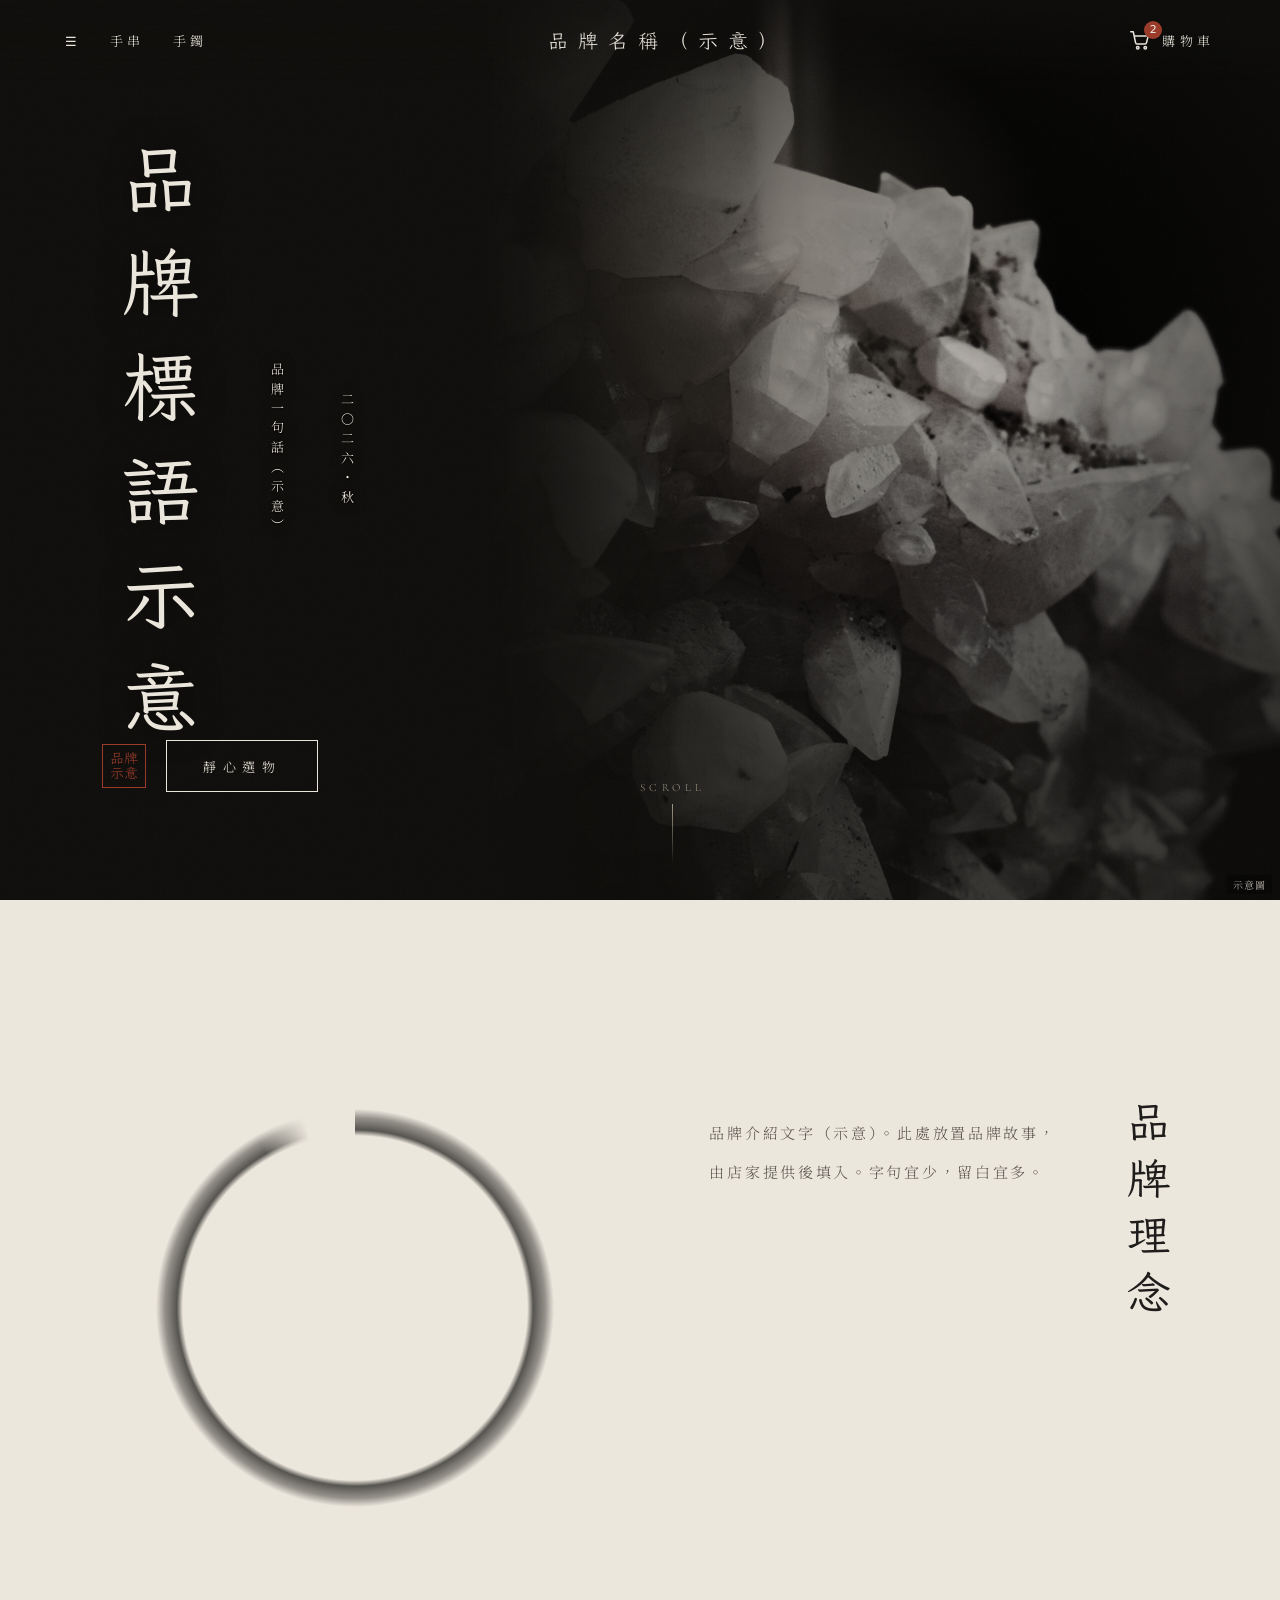
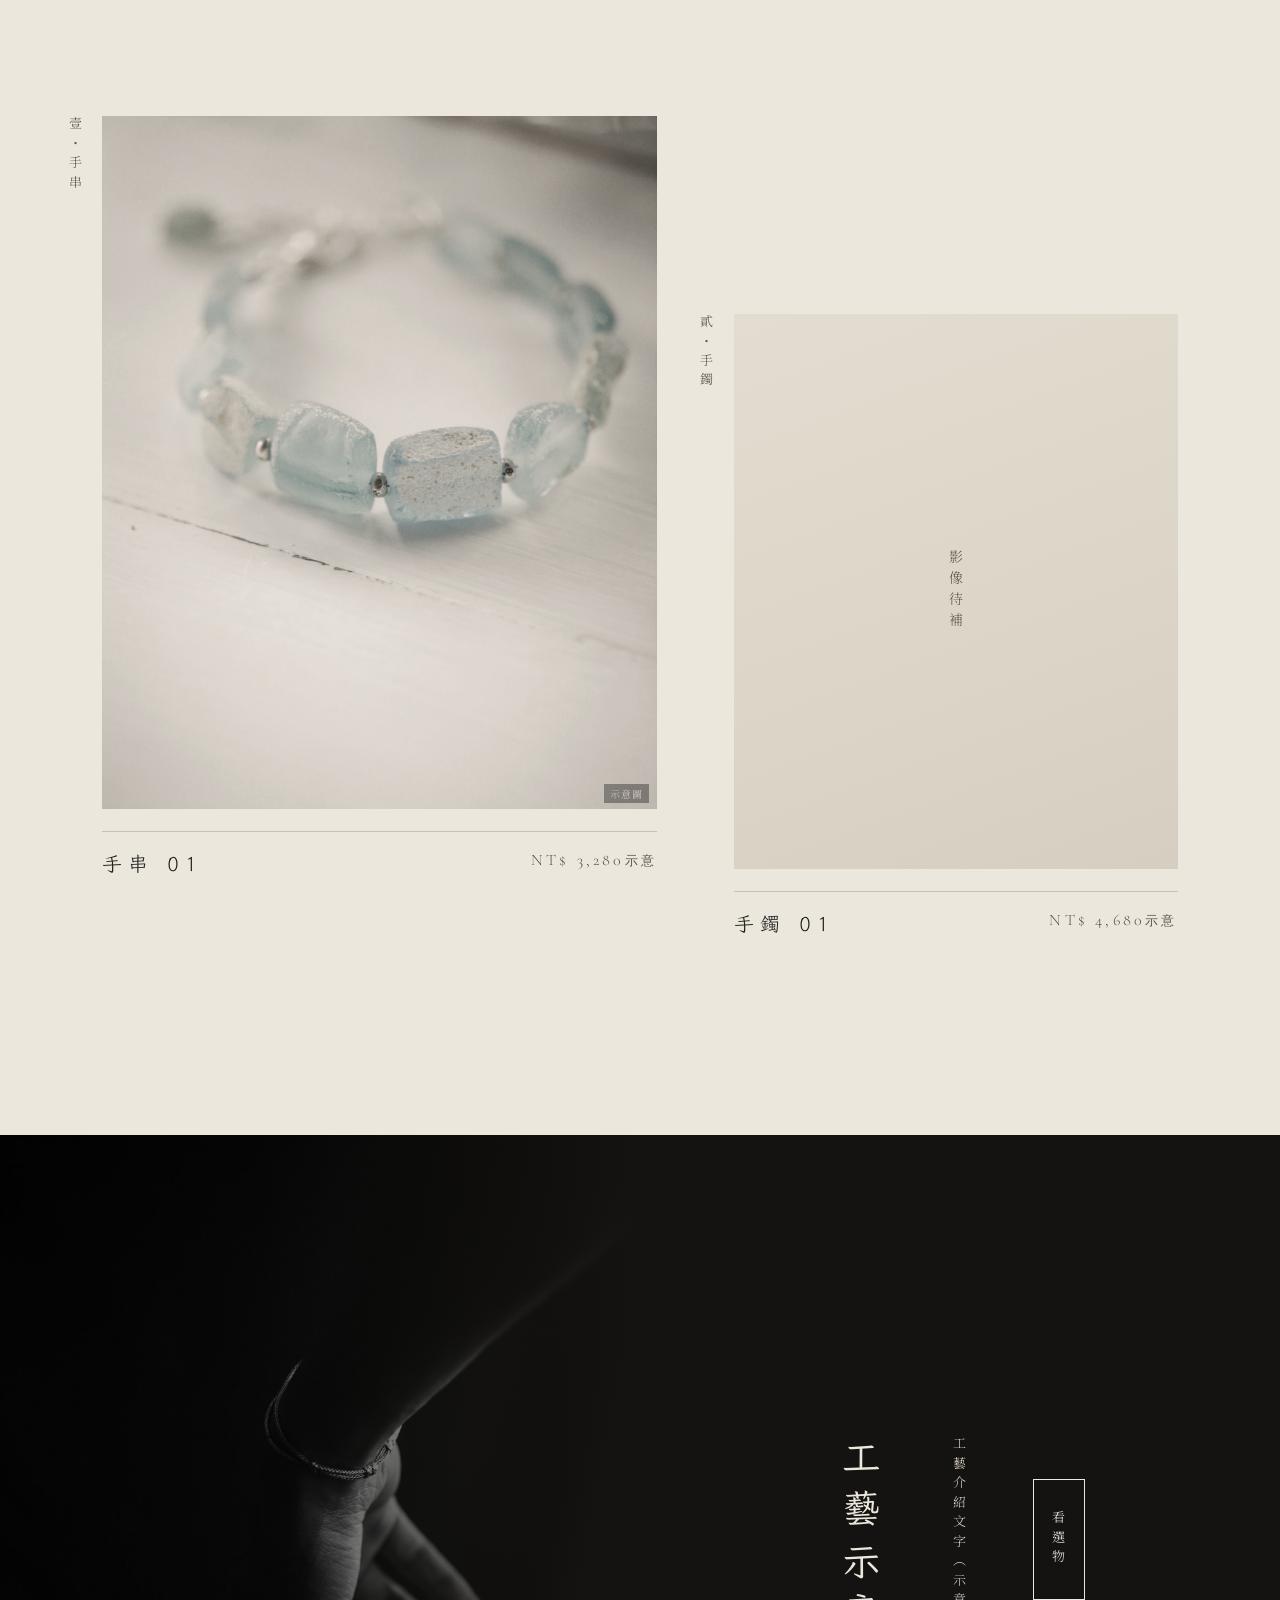
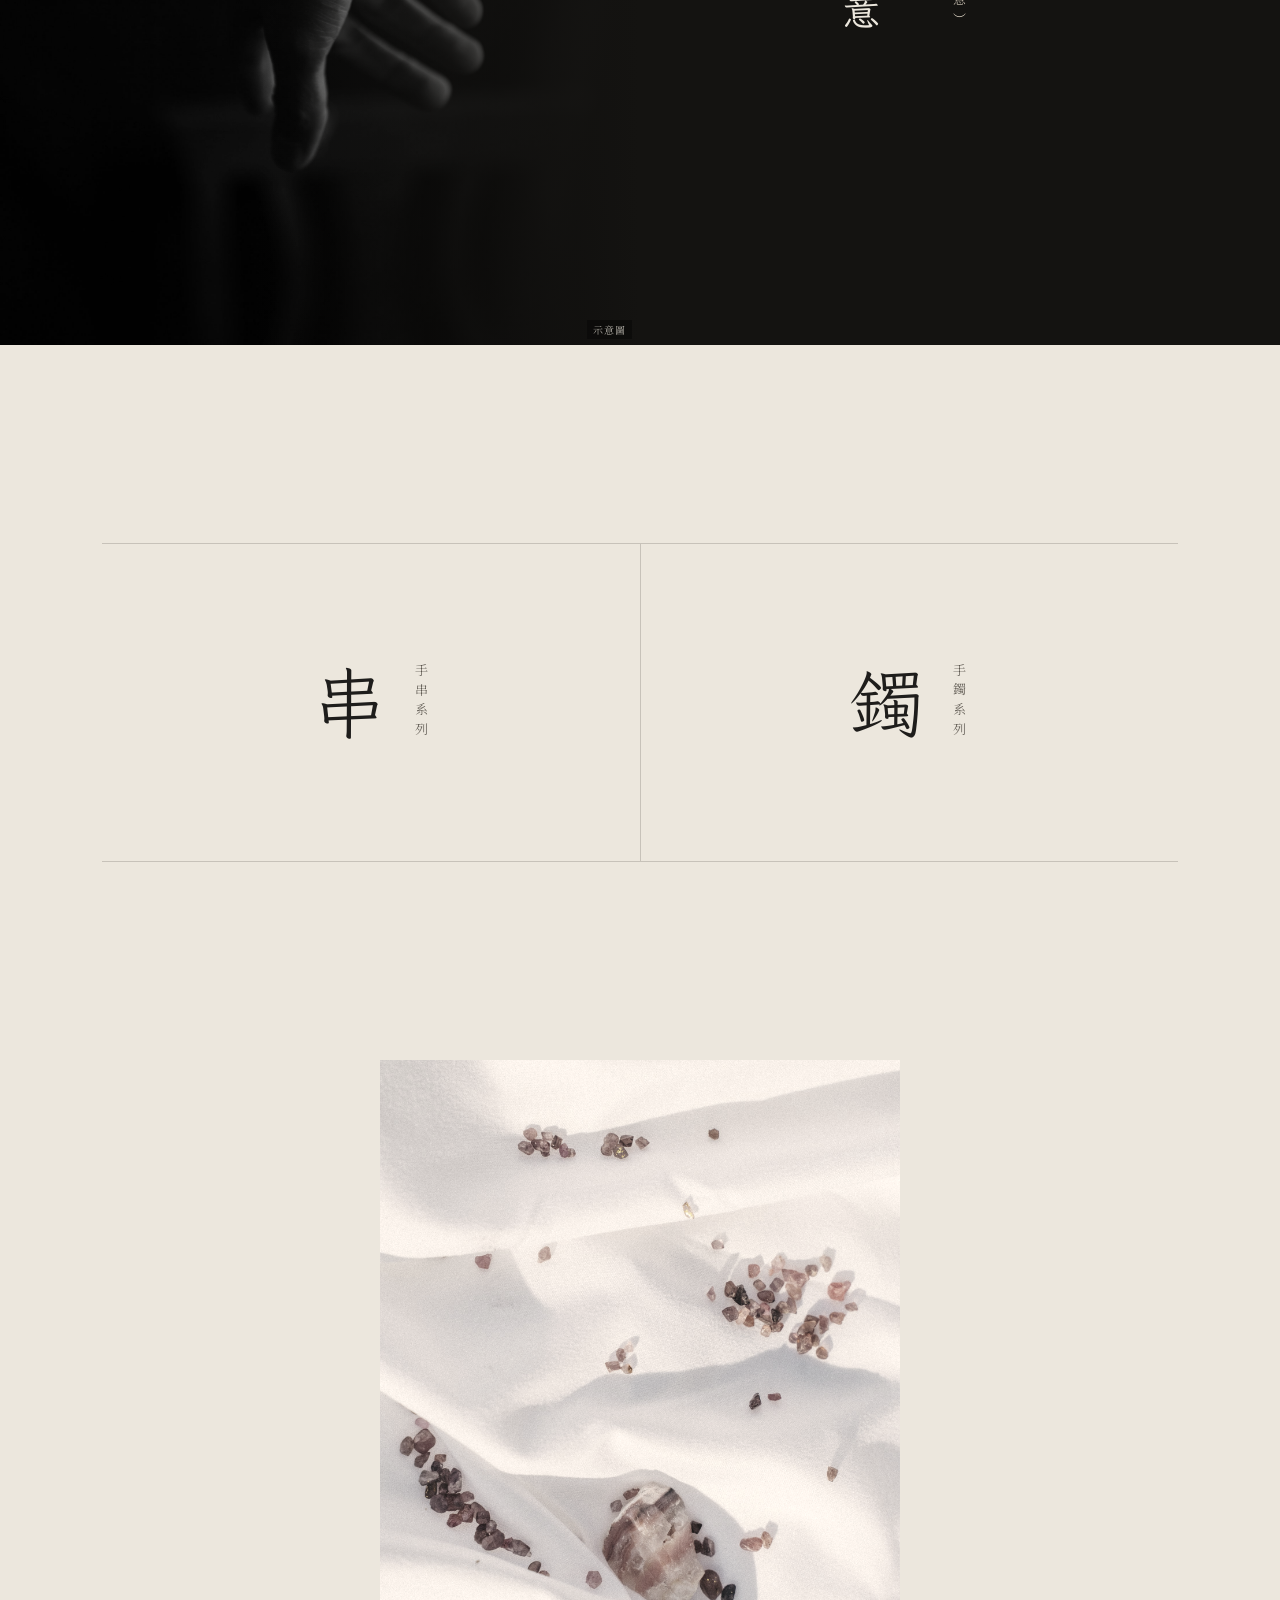
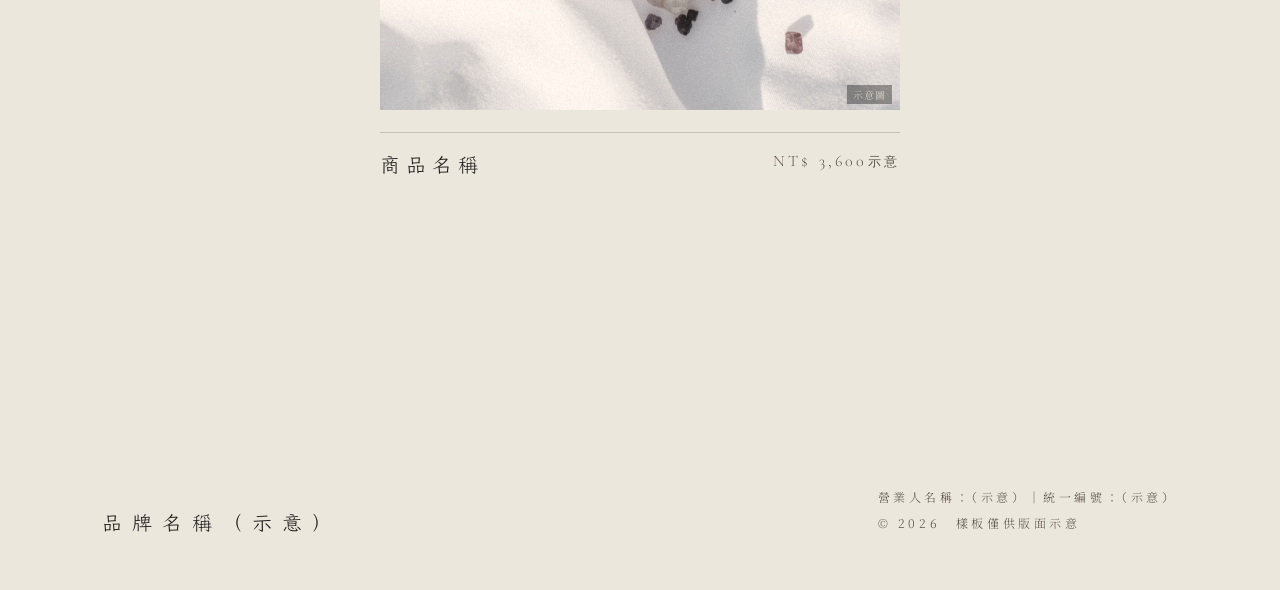
<file: index.html>
<!doctype html><html lang="zh-Hant"><head><meta charset="utf-8"><meta name="viewport" content="width=device-width,initial-scale=1"><title>品牌名稱（示意）</title>
<link href="https://fonts.googleapis.com/css2?family=LXGW+WenKai+TC:wght@300;400&family=Noto+Serif+TC:wght@200;300;900&family=Cormorant+Garamond:ital,wght@0,300;1,300&display=swap" rel="stylesheet">
<style>
:root{--ink:#1e1d1b;--rice:#ece7dd;--tea:#b9a98c;--ash:#5a554d;--seal:#9b3b2a;--ln:rgba(30,29,27,.18);--wk:'LXGW WenKai TC','Noto Serif TC',serif;--tc:'Noto Serif TC','Noto Serif CJK TC',serif;--en:'Cormorant Garamond',serif}
*{box-sizing:border-box}body{margin:0;background:var(--rice);color:var(--ink);font-family:var(--tc);font-weight:300}
body:before{content:"";position:fixed;inset:0;pointer-events:none;z-index:50;opacity:.6;background:url("data:image/svg+xml,%3Csvg xmlns='http://www.w3.org/2000/svg' width='240' height='240'%3E%3Cfilter id='n'%3E%3CfeTurbulence baseFrequency='.6' numOctaves='4'/%3E%3CfeColorMatrix values='0 0 0 0 .3 0 0 0 0 .27 0 0 0 0 .22 0 0 0 .06 0'/%3E%3C/filter%3E%3Crect width='100%25' height='100%25' filter='url(%23n)'/%3E%3C/svg%3E")}
a{color:inherit;text-decoration:none}
.v{writing-mode:vertical-rl;letter-spacing:.5em;font-size:13px;color:var(--ash)}
.tag{position:absolute;right:8px;bottom:6px;z-index:3;font-size:10px;letter-spacing:.1em;color:rgba(236,231,221,.85);background:rgba(0,0,0,.35);padding:2px 6px}
header{position:fixed;inset:0 0 auto;z-index:20;display:flex;justify-content:space-between;align-items:center;padding:0 4vw;height:80px;color:var(--rice);transition:color .5s ease}
/* 頁首：hero 內透明，捲過 hero 後加實底（.solid） */
header:before,header:after{content:"";position:absolute;inset:0;z-index:-1;pointer-events:none;transition:opacity .5s ease}header:before{background:linear-gradient(rgba(16,15,13,.6),transparent)}
header:after{background:rgba(236,231,221,.92);-webkit-backdrop-filter:blur(10px);backdrop-filter:blur(10px);border-bottom:1px solid var(--ln);opacity:0}
header.solid{color:var(--ink)}header.solid:before{opacity:0}header.solid:after{opacity:1}
header nav{display:flex}header a{min-height:44px;min-width:44px;display:flex;align-items:center;justify-content:center;padding:0 14px;font-size:13px;letter-spacing:.35em}
/* 頁首購物車 */
.cartlink{gap:10px}.cico{position:relative;display:inline-flex;width:24px;height:24px;flex:none}.cico svg{display:block}
.badge{position:absolute;top:-7px;right:-10px;min-width:18px;height:18px;padding:0 5px;border-radius:9px;background:var(--seal);color:#f6f2ea;font:500 11px/18px system-ui,-apple-system,sans-serif;letter-spacing:0;text-align:center}.badge[hidden]{display:none}
.logo{font-family:var(--wk);font-size:20px;letter-spacing:.5em}
/* hero: dark, single light */
.hero{position:relative;height:100vh;min-height:640px;background:#100f0d;overflow:hidden;color:var(--rice)}
.hero .img{position:absolute;right:0;top:0;width:62%;height:100%;overflow:hidden}
.hero .img img{width:100%;height:100%;object-fit:cover;filter:grayscale(.85) sepia(.15) brightness(.75) contrast(1.15);animation:br 8s ease-out forwards;opacity:0}@keyframes br{to{opacity:1}}
.hero .img:after{content:"";position:absolute;inset:0;background:linear-gradient(90deg,#100f0d,transparent 40%),radial-gradient(ellipse 55% 50% at 60% 40%,transparent,rgba(16,15,13,.75))}
.mist{position:absolute;inset:0;background:radial-gradient(ellipse 30% 40% at 62% 30%,rgba(236,220,190,.14),transparent 70%);animation:m 7s ease-in-out infinite alternate;pointer-events:none}@keyframes m{to{transform:translate(-3%,4%);opacity:.6}}
.hero .t{position:absolute;left:8vw;top:0;bottom:0;display:flex;gap:4vw;align-items:center;z-index:3}
.hero h1{writing-mode:vertical-rl;font-family:var(--wk);font-weight:400;font-size:clamp(46px,6vw,92px);letter-spacing:.35em;margin:0;line-height:1.5;text-shadow:0 0 30px rgba(0,0,0,.6)}
.hero .v{color:#f6f0e6;text-shadow:0 0 14px rgba(0,0,0,.95),0 0 4px rgba(0,0,0,.95),0 1px 2px rgba(0,0,0,.9)}
.seal{display:inline-flex;width:44px;height:44px;border:1px solid #9b3b2a;color:#9b3b2a;font-family:var(--wk);font-size:14px;align-items:center;justify-content:center;line-height:1.1;text-align:center}
.btn{display:inline-flex;align-items:center;justify-content:center;min-height:52px;padding:0 36px;border:1px solid currentColor;font-size:13px;letter-spacing:.5em;transition:.6s}
.btn:hover{background:var(--rice);color:var(--ink)}.btn.d:hover{background:var(--ink);color:var(--rice)}
.scroll{position:absolute;left:50%;bottom:4vh;z-index:3;display:flex;flex-direction:column;align-items:center;gap:10px;color:#9f9786;font-family:var(--en);font-size:11px;letter-spacing:.4em}.scroll:after{content:"";width:1px;height:60px;background:linear-gradient(#9f9786,transparent)}
section{padding:22vh 8vw;position:relative}
.ma{display:grid;grid-template-columns:1fr auto;gap:8vw;align-items:start;max-width:1100px;margin:auto}
.ma h2{font-family:var(--wk);font-weight:400;font-size:clamp(32px,3.4vw,54px);letter-spacing:.3em;writing-mode:vertical-rl;margin:0;height:auto}
.ma p{line-height:2.6;letter-spacing:.18em;color:var(--ash);max-width:24em;font-size:15px}
.enso{width:min(34vw,420px);aspect-ratio:1;border-radius:50%;position:relative;margin:auto;background:radial-gradient(circle at 50% 50%,transparent 58%,rgba(30,29,27,.85) 60%,rgba(30,29,27,.5) 64%,transparent 67%);-webkit-mask:conic-gradient(#000 0 330deg,transparent 345deg);mask:conic-gradient(#000 0 330deg,transparent 345deg);opacity:.85}
.items{display:grid;grid-template-columns:5fr 4fr;gap:6vw;max-width:1200px;margin:auto}
.item{position:relative}.item .pic{position:relative;overflow:hidden;background:#d8d1c4}.item .pic img{width:100%;display:block;aspect-ratio:4/5;object-fit:cover;filter:grayscale(.6) sepia(.12);transition:transform 1.8s cubic-bezier(.2,.7,.2,1),filter 1.2s}.item:hover img{transform:scale(1.05);filter:grayscale(.2)}
.item .info{display:flex;justify-content:space-between;align-items:flex-start;margin-top:22px;border-top:1px solid var(--ln);padding-top:18px}
.item .nm{font-family:var(--wk);font-size:20px;letter-spacing:.3em}.item .pr{font-family:var(--en);letter-spacing:.2em;color:var(--ash)}
.item .vv{position:absolute;left:-36px;top:0}
.item.b{margin-top:22vh}
.void{aspect-ratio:4/5;display:flex;align-items:center;justify-content:center;background:linear-gradient(160deg,#e3ddd1,#d6cfc1);position:relative}
.void .v{font-size:14px;color:var(--ash)}
.dark{background:#141311;color:var(--rice);display:grid;grid-template-columns:1fr 1fr;padding:0;min-height:90vh}
.dark .pic{position:relative;overflow:hidden}.dark .pic img{position:absolute;inset:0;width:100%;height:100%;object-fit:cover;filter:grayscale(1) brightness(.7)}
.dark .pic:after{content:"";position:absolute;inset:0;background:linear-gradient(90deg,transparent 40%,#141311)}
.dark .tx{display:flex;gap:5vw;align-items:center;justify-content:center;padding:14vh 6vw}
.dark h2{writing-mode:vertical-rl;font-family:var(--wk);font-weight:400;font-size:clamp(30px,3vw,48px);letter-spacing:.35em;margin:0}
.cats{display:grid;grid-template-columns:1fr 1fr;max-width:1100px;margin:auto;border-top:1px solid var(--ln);border-bottom:1px solid var(--ln)}
.cats a{display:flex;align-items:center;justify-content:center;gap:24px;padding:12vh 0;transition:.6s;min-height:44px}.cats a+a{border-left:1px solid var(--ln)}.cats a:hover{background:rgba(185,169,140,.18)}
.cats .k{font-family:var(--wk);font-size:clamp(56px,6vw,96px);font-weight:300;color:var(--ink)}
footer{padding:12vh 8vw 6vh;display:flex;justify-content:space-between;align-items:flex-end;color:var(--ash);font-size:12px;letter-spacing:.3em}
.rv{opacity:0;filter:blur(6px);transition:opacity 1.8s ease,filter 1.8s ease}.rv.on{opacity:1;filter:none}
@media(max-width:760px){.scroll{display:none}header nav a.h{display:none}.cartlink .ct{display:none}.badge{min-width:20px;height:20px;border-radius:10px;font-size:13px;line-height:20px;top:-8px;right:-11px}.logo{font-size:15px;letter-spacing:.35em}
.hero .img{width:100%}.hero .img:after{background:linear-gradient(90deg,rgba(16,15,13,.82),rgba(16,15,13,.35) 75%),linear-gradient(rgba(16,15,13,.6),transparent 30%,rgba(16,15,13,.85))}
.hero .t{left:8vw;right:8vw;top:14vh;bottom:auto;align-items:flex-start}.hero h1{font-size:44px}.hero .cta{position:absolute;left:8vw;bottom:14vh;z-index:4}
section{padding:14vh 8vw}.ma{grid-template-columns:1fr;gap:6vh}.ma h2{writing-mode:horizontal-tb}.enso{width:70vw}
.items{grid-template-columns:1fr;gap:10vh}.item.b{margin-top:0;width:80%;margin-left:auto}.item .vv{display:none}
.dark{grid-template-columns:1fr}.dark .pic{min-height:56vh}.dark .pic:after{background:linear-gradient(transparent 50%,#141311)}
.cats a{padding:8vh 0;flex-direction:column;gap:10px}.cats .v{writing-mode:horizontal-tb}footer{flex-direction:column;align-items:flex-start;gap:20px;font-size:13px}.v{font-size:13px}.hero .v{font-size:14px}.tag{font-size:13px}}
</style></head><body>
<header><nav><a href="list.html" aria-label="選單">☰</a><a class="h" href="list.html#s">手串</a><a class="h" href="list.html#b">手鐲</a></nav><a class="logo" href="index.html">品牌名稱（示意）</a><nav><a class="cartlink" href="cart.html" aria-label="購物車，2 件商品"><span class="cico"><svg viewBox="0 0 24 24" width="24" height="24" fill="none" stroke="currentColor" stroke-width="1.5" stroke-linecap="round" stroke-linejoin="round" aria-hidden="true" focusable="false"><path d="M2.75 3.75h2.5l2.3 10.9a1.6 1.6 0 0 0 1.6 1.3h7.8a1.6 1.6 0 0 0 1.55-1.2l1.75-6.85H6.1"/><circle cx="9.75" cy="19.75" r="1.25"/><circle cx="17.25" cy="19.75" r="1.25"/></svg><span id="bagn" class="badge">2</span></span><span class="ct">購物車</span></a></nav></header>
<div class="hero"><div class="img"><img src="assets/quartz-dark.jpg" alt=""><span class="tag">示意圖</span></div><div class="mist"></div>
<div class="t"><h1>品牌標語示意</h1><div class="v">品牌一句話（示意）</div><div class="v">二〇二六・秋</div></div>
<div class="cta" style="position:absolute;left:8vw;bottom:12vh;z-index:4;display:flex;align-items:center;gap:20px"><span class="seal">品牌<br>示意</span><a class="btn" href="list.html">靜心選物</a></div>
<div class="scroll">SCROLL</div></div>

<section><div class="ma rv"><div><div class="enso"></div></div><div style="display:flex;gap:4vw;flex-direction:row-reverse"><h2>品牌理念</h2><p>品牌介紹文字（示意）。此處放置品牌故事，由店家提供後填入。字句宜少，留白宜多。</p></div></div></section>

<section style="padding-top:0"><div class="items">
<a class="item rv" href="product.html"><div class="v vv">壹・手串</div><div class="pic"><img src="assets/bracelet-a.jpg" alt=""><span class="tag">示意圖</span></div><div class="info"><span class="nm">手串 01</span><span class="pr" data-p="手串 01">NT$ —</span></div></a>
<a class="item b rv" href="product.html"><div class="v vv">貳・手鐲</div><div class="void"><span class="v">影像待補</span></div><div class="info"><span class="nm">手鐲 01</span><span class="pr" data-p="手鐲 01">NT$ —</span></div></a>
</div></section>

<section class="dark"><div class="pic"><img src="assets/dark-hand.jpg" alt=""><span class="tag">示意圖</span></div><div class="tx rv"><h2>工藝示意</h2><div class="v" style="color:#ddd4c4;height:16em">工藝介紹文字（示意）</div><a class="btn" href="list.html" style="writing-mode:vertical-rl;padding:30px 0;min-width:52px">看選物</a></div></section>

<section><div class="cats rv"><a href="list.html#s"><span class="k">串</span><span class="v">手串系列</span></a><a href="list.html#b"><span class="k">鐲</span><span class="v">手鐲系列</span></a></div></section>

<section style="padding-top:0;display:grid;place-items:center"><div class="item rv" style="width:min(520px,80vw)"><div class="pic"><img src="assets/stones-fabric.jpg" alt=""><span class="tag">示意圖</span></div><div class="info"><span class="nm">商品名稱</span><span class="pr" data-p="商品名稱">NT$ —</span></div></div></section>
<footer><span class="logo" style="color:var(--ink)">品牌名稱（示意）</span><span style="line-height:2.2">營業人名稱：（示意）｜統一編號：（示意）<br>© 2026　樣板僅供版面示意</span></footer>
<script src="zen.js"></script>
<script>/* hero 底部距頁首約 60px 時切換實底，避免米色區塊上文字看不清 */new IntersectionObserver(([e])=>document.querySelector('header').classList.toggle('solid',!e.isIntersecting),{rootMargin:'-140px 0px 0px 0px'}).observe(document.querySelector('.hero'))</script>
</body></html>
</file>
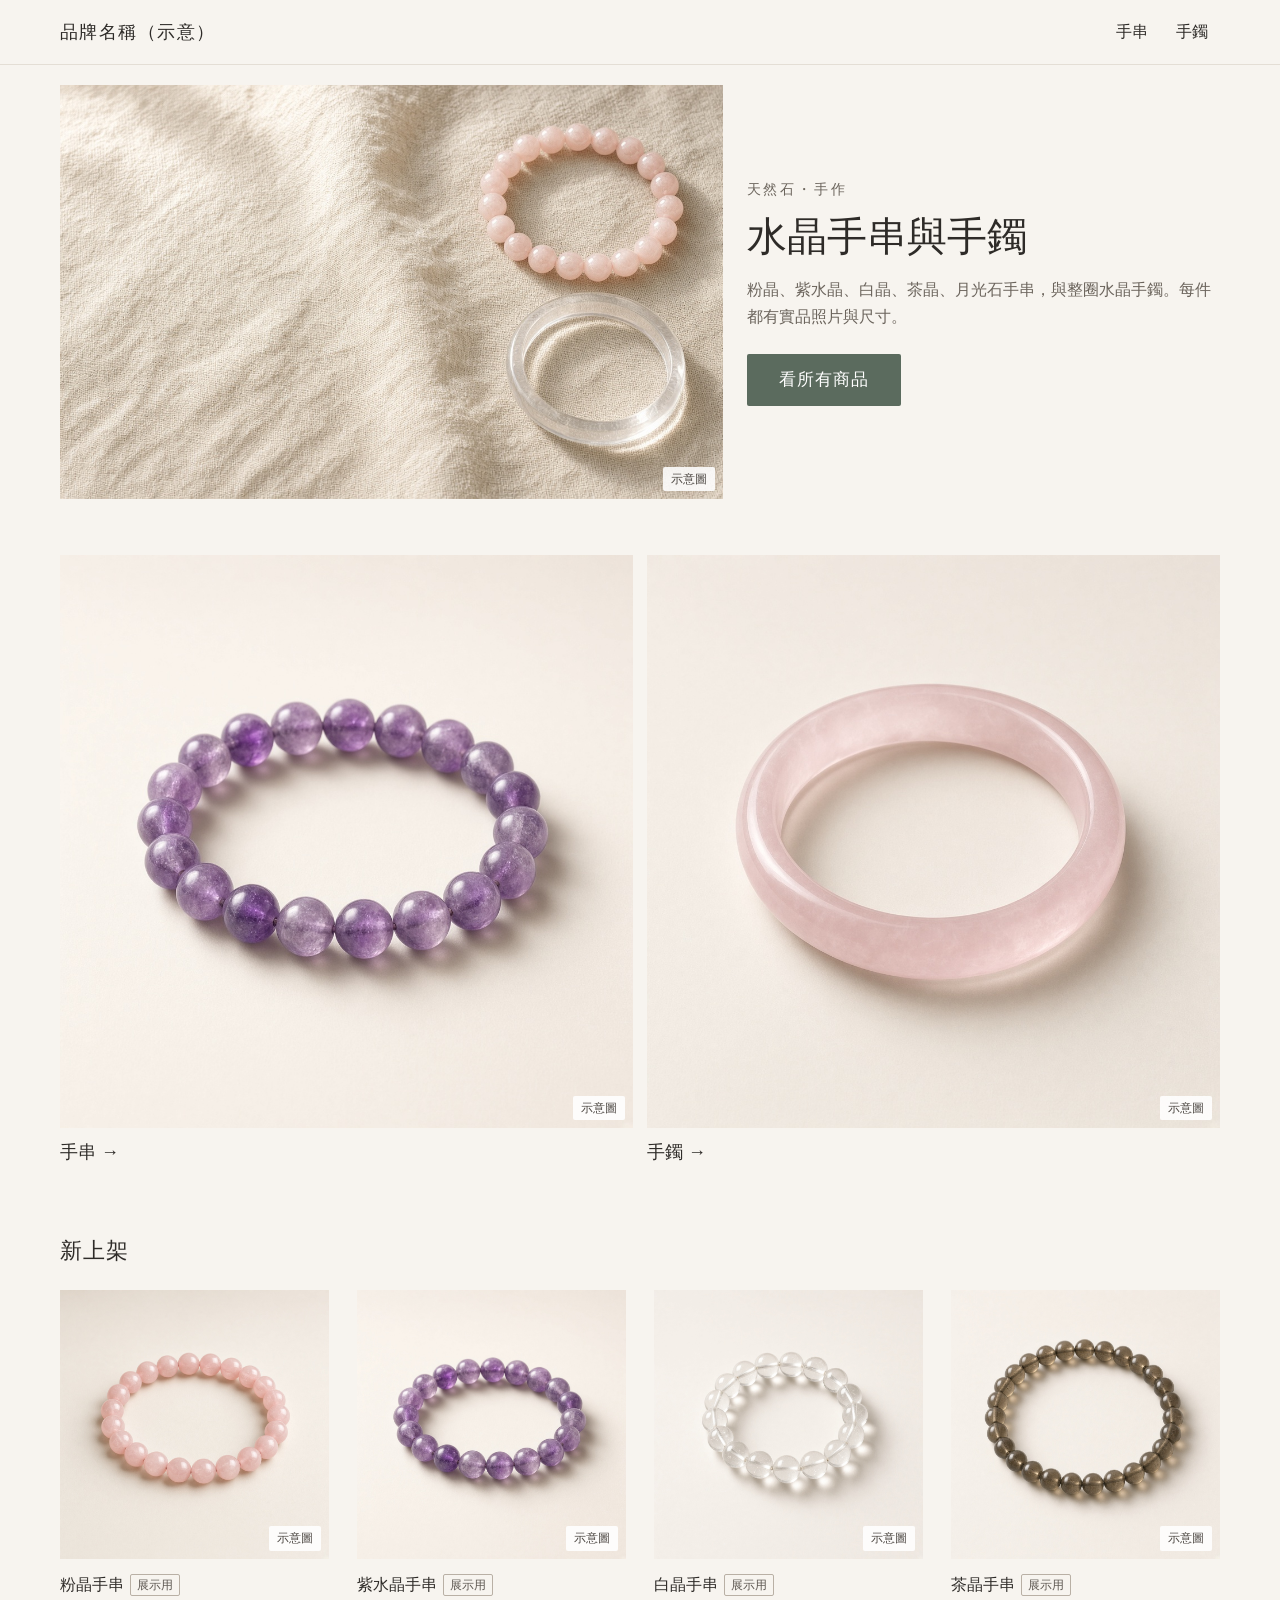
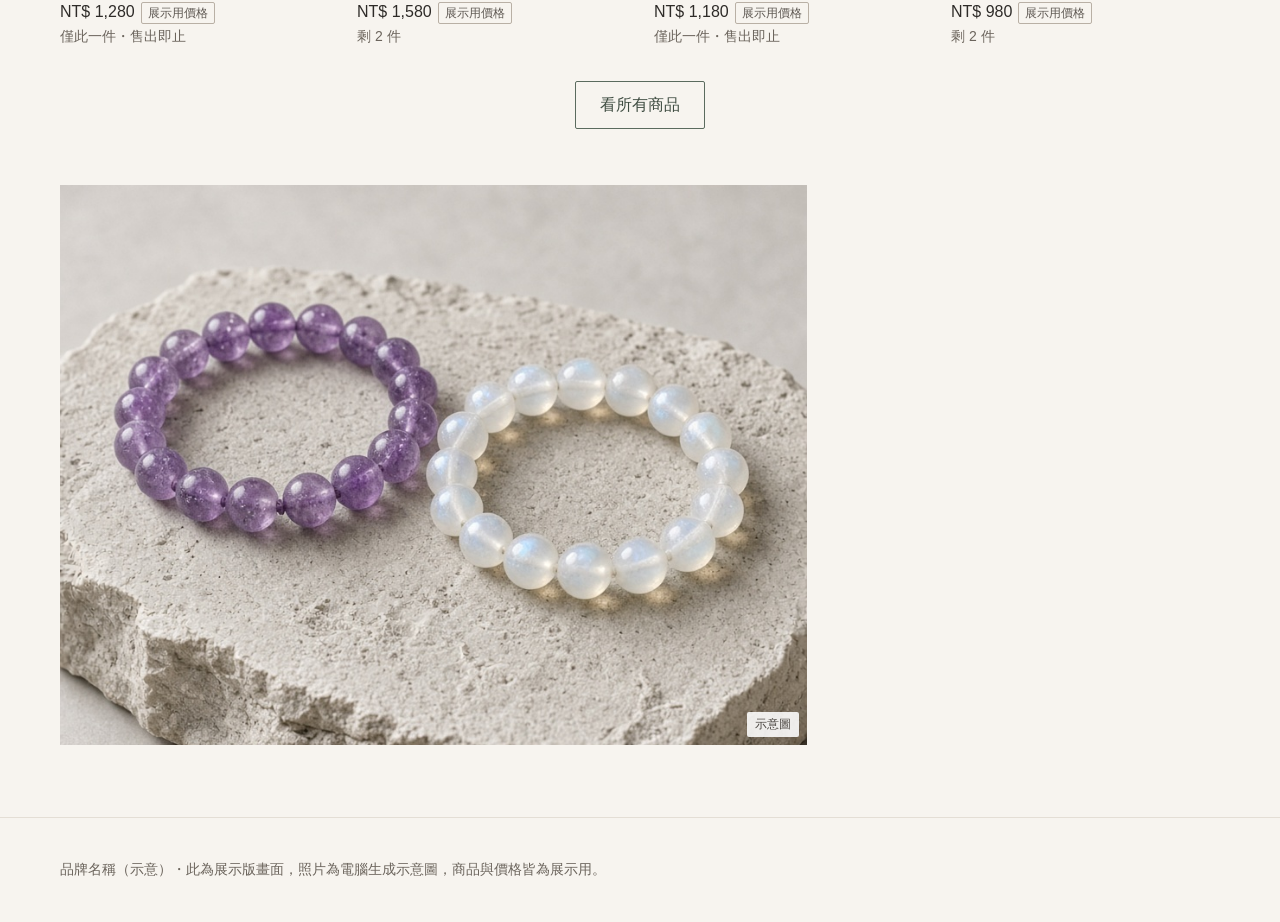
<file: old-beige/index.html>
<!doctype html><html lang="zh-Hant"><meta charset="utf-8"><meta name="viewport" content="width=device-width"><title>首頁</title><style>*{box-sizing:border-box;margin:0}body{font-family:'Noto Sans CJK TC','Noto Sans TC',sans-serif;background:#F7F4EF;color:#2E2B28;font-size:16px;line-height:1.7}
a{color:inherit;text-decoration:none}.wrap{max-width:1200px;margin:0 auto;padding:0 20px}
header{border-bottom:1px solid #E4DED5;background:#F7F4EF}header .wrap{display:flex;align-items:center;justify-content:space-between;min-height:64px}
.brand{font-size:18px;letter-spacing:.08em;font-weight:500}nav{display:flex;gap:4px}nav a{min-height:44px;min-width:44px;padding:0 12px;display:flex;align-items:center;font-size:16px}
.ph{position:relative;overflow:hidden;background:#EFEBE4}.ph img{display:block;width:100%;height:100%;object-fit:cover}
.tag{position:absolute;right:8px;bottom:8px;background:rgba(255,255,255,.88);color:#4A4540;font-size:12px;padding:2px 8px;border-radius:2px}
.demo{display:inline-block;font-size:12px;color:#5E5852;border:1px solid #B9B0A5;border-radius:2px;padding:0 6px;margin-left:6px;vertical-align:middle;line-height:20px;font-weight:400}
.btn{display:inline-flex;align-items:center;justify-content:center;min-height:52px;padding:0 32px;background:#5B6B5E;color:#fff;font-size:17px;letter-spacing:.06em;border-radius:2px}
.btn2{display:inline-flex;align-items:center;justify-content:center;min-height:48px;padding:0 24px;border:1px solid #5B6B5E;color:#3F4D42;font-size:16px;border-radius:2px}
.muted{color:#6B645C}h2{font-size:22px;font-weight:500;letter-spacing:.04em}
.grid{display:grid;grid-template-columns:1fr 1fr;gap:28px 14px}@media(min-width:900px){.grid{grid-template-columns:repeat(4,1fr);gap:40px 28px}}
.card .ph{aspect-ratio:1}.card .nm{margin-top:12px;font-size:16px}.card .pr{font-size:16px;font-weight:500}.card .st{font-size:14px;color:#6B645C}
footer{margin-top:72px;padding:40px 0;border-top:1px solid #E4DED5;font-size:14px;color:#6B645C}</style><body><header><div class="wrap"><a class="brand" href="index.html" style="min-height:44px;display:flex;align-items:center">品牌名稱（示意）</a><nav><a href="list.html">手串</a><a href="list.html">手鐲</a></nav></div></header><section class="wrap" style="padding-top:20px"><div class="hero" style="display:grid;gap:24px">
<div class="ph" style="aspect-ratio:16/10"><img src="photos/b1-linen.jpg" alt="手串與手鐲"><span class="tag">示意圖</span></div>
<div><p class="muted" style="font-size:14px;letter-spacing:.2em">天然石・手作</p><h1 style="font-size:30px;font-weight:500;line-height:1.4;margin:6px 0 12px">水晶手串與手鐲</h1>
<p class="muted" style="margin-bottom:24px">粉晶、紫水晶、白晶、茶晶、月光石手串，與整圈水晶手鐲。每件都有實品照片與尺寸。</p><a class="btn" href="list.html">看所有商品</a></div></div></section>
<section class="wrap" style="margin-top:56px"><div style="display:grid;grid-template-columns:1fr 1fr;gap:14px">
<a href="list.html"><div class="ph" style="aspect-ratio:1"><img src="photos/p2-amethyst.jpg" alt="手串"><span class="tag">示意圖</span></div><div style="min-height:48px;display:flex;align-items:center;font-size:18px">手串 →</div></a>
<a href="list.html"><div class="ph" style="aspect-ratio:1"><img src="photos/p6-rose-quartz-bangle.jpg" alt="手鐲"><span class="tag">示意圖</span></div><div style="min-height:48px;display:flex;align-items:center;font-size:18px">手鐲 →</div></a></div></section>
<section class="wrap" style="margin-top:56px"><h2 style="margin-bottom:20px">新上架</h2><div class="grid"><a class="card" href="product.html"><div class="ph"><img src="photos/p1-rose-quartz.jpg" alt="粉晶手串"><span class="tag">示意圖</span></div><div class="nm">粉晶手串<span class="demo">展示用</span></div><div class="pr">NT$ 1,280<span class="demo">展示用價格</span></div><div class="st">僅此一件・售出即止</div></a><a class="card" href="product.html"><div class="ph"><img src="photos/p2-amethyst.jpg" alt="紫水晶手串"><span class="tag">示意圖</span></div><div class="nm">紫水晶手串<span class="demo">展示用</span></div><div class="pr">NT$ 1,580<span class="demo">展示用價格</span></div><div class="st">剩 2 件</div></a><a class="card" href="product.html"><div class="ph"><img src="photos/p3-clear-quartz.jpg" alt="白晶手串"><span class="tag">示意圖</span></div><div class="nm">白晶手串<span class="demo">展示用</span></div><div class="pr">NT$ 1,180<span class="demo">展示用價格</span></div><div class="st">僅此一件・售出即止</div></a><a class="card" href="product.html"><div class="ph"><img src="photos/p4-smoky-quartz.jpg" alt="茶晶手串"><span class="tag">示意圖</span></div><div class="nm">茶晶手串<span class="demo">展示用</span></div><div class="pr">NT$ 980<span class="demo">展示用價格</span></div><div class="st">剩 2 件</div></a></div>
<div style="text-align:center;margin-top:32px"><a class="btn2" href="list.html">看所有商品</a></div></section>
<section class="wrap" style="margin-top:56px"><div class="ph" style="aspect-ratio:4/3;max-height:560px"><img src="photos/b2-stone.jpg" alt="手串" style="object-position:center 70%"><span class="tag">示意圖</span></div></section>
<style>@media(min-width:900px){.hero{grid-template-columns:1.4fr 1fr;align-items:center}.hero h1{font-size:40px!important}}</style><footer><div class="wrap">品牌名稱（示意）・此為展示版畫面，照片為電腦生成示意圖，商品與價格皆為展示用。</div></footer></body></html>
</file>
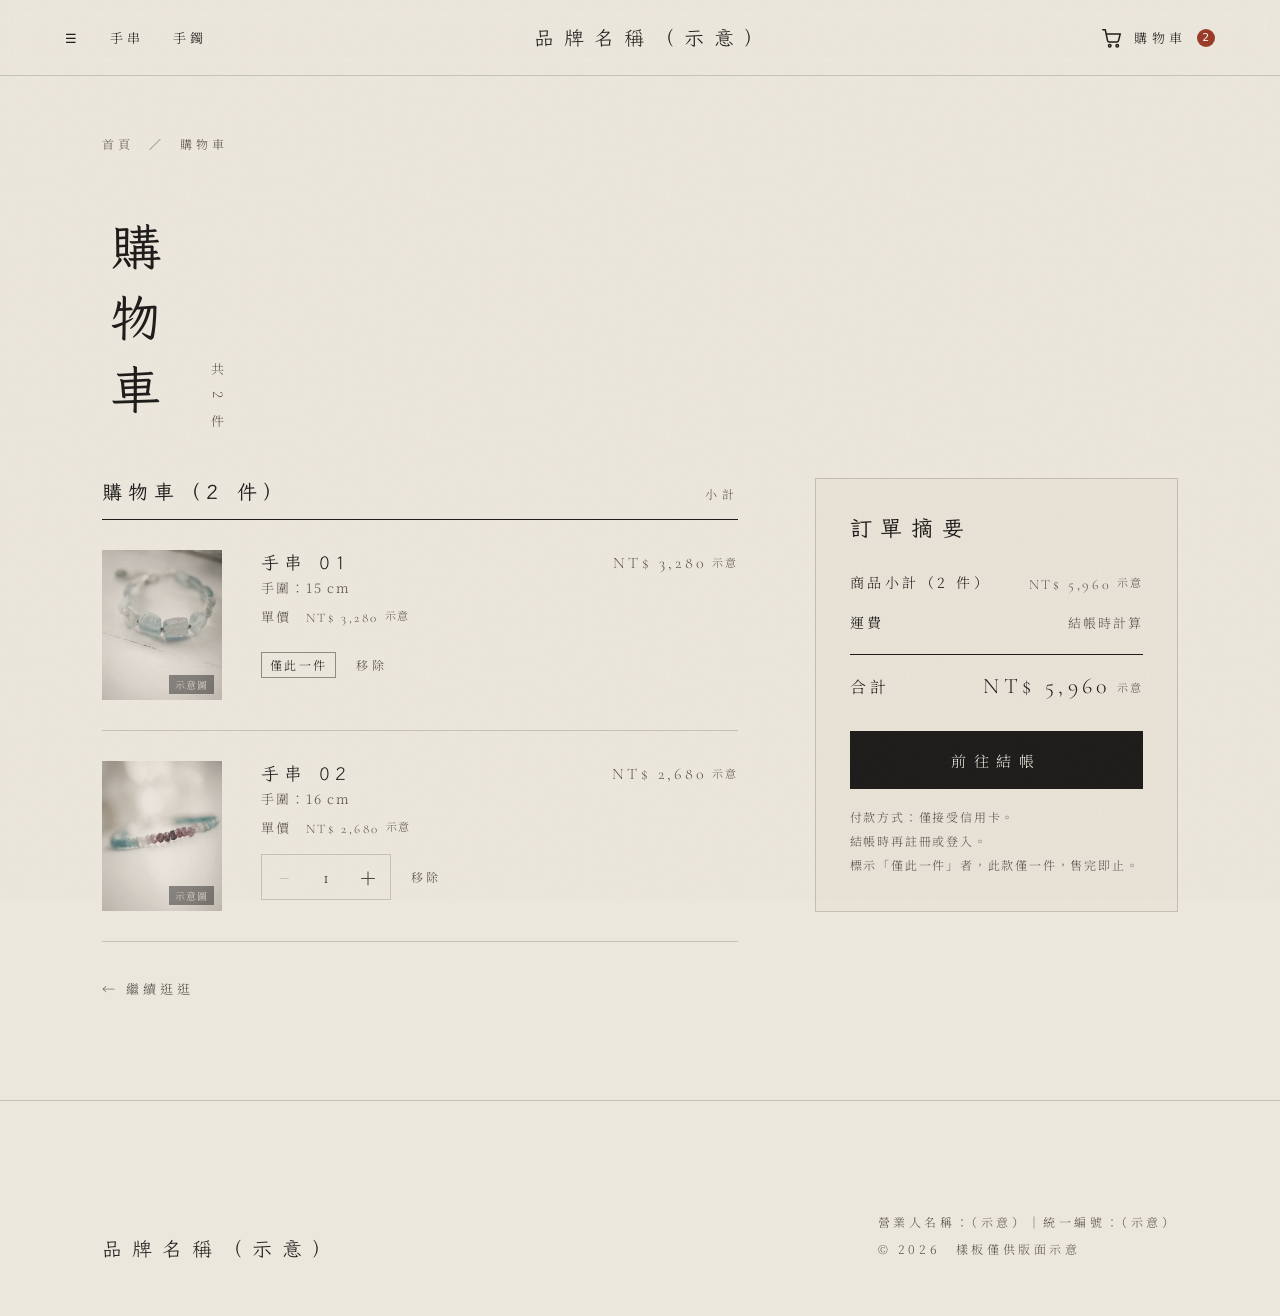
<file: cart.html>
<!doctype html><html lang="zh-Hant"><head><meta charset="utf-8"><meta name="viewport" content="width=device-width,initial-scale=1"><title>購物車｜品牌名稱（示意）</title>
<link href="https://fonts.googleapis.com/css2?family=LXGW+WenKai+TC:wght@300;400&family=Noto+Serif+TC:wght@200;300;500&family=Cormorant+Garamond:ital,wght@0,300;1,300&display=swap" rel="stylesheet"><link rel="stylesheet" href="zen.css"><style>.ch{display:flex;align-items:flex-end;gap:3vw;padding:6vh 8vw 5vh}.ch h1{writing-mode:vertical-rl;font-family:var(--wk);font-weight:400;font-size:clamp(38px,4vw,58px);letter-spacing:.4em;margin:0}
.cw{display:grid;grid-template-columns:7fr 4fr;gap:6vw;padding:0 8vw;align-items:start}
.thd{display:flex;justify-content:space-between;align-items:baseline;padding:0 0 14px;border-bottom:1px solid var(--ink)}.thd h2{font-family:var(--wk);font-weight:400;font-size:20px;letter-spacing:.3em;margin:0}.thd span{font-size:12px;letter-spacing:.35em;color:var(--ash)}
.ci{display:grid;grid-template-columns:120px 1fr 140px;gap:0 2vw;padding:30px 0;border-bottom:1px solid var(--ln);align-items:start}
.ci .th .pic,.ci .th .void{aspect-ratio:4/5;height:auto}.ci .meta{padding-left:1vw;min-width:0}.ci .meta .nm{font-size:18px}.ci .meta .s{font-size:13px;color:var(--ash);letter-spacing:.15em;line-height:2.2}
.ci .ctl{display:flex;align-items:center;flex-wrap:wrap;gap:8px 20px;margin-top:10px}.ci .one{font-size:12px;letter-spacing:.2em;color:var(--ink);border:1px solid rgba(30,29,27,.45);padding:3px 8px;line-height:1.5;display:inline-flex;align-items:center;white-space:nowrap}
.qty button:disabled{color:#bdb6aa;cursor:not-allowed;background:none}
.rm{min-height:44px;display:inline-flex;align-items:center;font-size:12px;letter-spacing:.3em;color:var(--ash);background:none;border:0;padding:0;cursor:pointer;border-bottom:1px solid transparent}.rm:hover{border-bottom-color:var(--ash)}
.ci .sub{text-align:right;white-space:nowrap}.ci .sub .lb{display:none}
.sumbox{position:sticky;top:110px;border:1px solid var(--ln);padding:34px;background:rgba(228,222,210,.5)}
.sumbox h2{font-family:var(--wk);font-weight:400;letter-spacing:.4em;font-size:22px;margin:0 0 20px}
.sumbox .r{display:flex;justify-content:space-between;align-items:baseline;gap:12px;padding:10px 0;letter-spacing:.25em;font-size:14px}.sumbox .t{border-top:1px solid var(--ink);margin-top:12px;padding-top:18px;font-size:16px}.sumbox .t .pr{color:var(--ink);font-size:22px}
.ship{font-size:13px;letter-spacing:.15em;color:var(--ash)}
.sumbox .btn{width:100%;min-height:58px;margin-top:22px;font-size:15px}
.sumbox .s{font-size:12px;color:var(--ash);letter-spacing:.15em;line-height:2;margin-top:16px}
.back{display:inline-flex;min-height:44px;align-items:center;margin-top:24px;font-size:13px;letter-spacing:.3em;color:var(--ash)}
.cbar{display:none}
.empty{display:none;padding:6vh 8vw 4vh;grid-template-columns:auto 1fr;gap:6vw;align-items:center;max-width:1100px;margin:auto}
.enso{width:min(28vw,340px);aspect-ratio:1;border-radius:50%;background:radial-gradient(circle,transparent 58%,rgba(30,29,27,.8) 60%,rgba(30,29,27,.45) 64%,transparent 67%);-webkit-mask:conic-gradient(#000 0 320deg,transparent 340deg);mask:conic-gradient(#000 0 320deg,transparent 340deg);display:grid;place-items:center}
.empty h2{font-family:var(--wk);font-weight:400;font-size:clamp(26px,2.6vw,36px);letter-spacing:.3em;margin:0 0 30px}
.sr{position:absolute;width:1px;height:1px;overflow:hidden;clip:rect(0 0 0 0);white-space:nowrap}
body.isempty .cw{display:none}body.isempty .empty{display:grid}
@media(max-width:760px){.ch{padding:4vh 6vw 3vh;align-items:baseline;gap:0}.ch h1{writing-mode:horizontal-tb;font-size:30px;letter-spacing:.3em}.ch .cn{writing-mode:horizontal-tb;letter-spacing:.2em;font-size:13px}.ci .one{font-size:13px}.cw{grid-template-columns:1fr;padding:0 6vw;gap:6vh}.thd span{display:none}
.ci{grid-template-columns:88px 1fr;gap:10px 18px;padding:22px 0}.ci .th{grid-row:1/3}.ci .meta{padding:0}.ci .meta .nm{font-size:16px}.ci .sub{text-align:left;font-size:15px;grid-column:2}.ci .sub .lb{display:inline;font-family:var(--tc);font-size:13px;letter-spacing:.2em;color:var(--ash);margin-right:10px}
.rm,.thd span,.back{font-size:13px}.sumbox{position:static;padding:24px}.sumbox .s{font-size:14px}
.cbar{display:flex;align-items:center;justify-content:space-between;gap:14px;position:fixed;left:0;right:0;bottom:0;z-index:30;padding:10px 16px calc(10px + env(safe-area-inset-bottom));background:rgba(236,231,221,.95);border-top:1px solid var(--ln);backdrop-filter:blur(8px)}
.cbar .lb{font-size:13px;letter-spacing:.2em;color:var(--ash);display:block}.cbar .pr{color:var(--ink);font-size:20px;white-space:nowrap}.cbar .btn{min-height:52px;padding:0 24px;letter-spacing:.3em;flex:none}
body:not(.isempty){padding-bottom:calc(76px + env(safe-area-inset-bottom))}body.isempty .cbar{display:none}
.empty{grid-template-columns:1fr;text-align:center;justify-items:center;padding:6vh 6vw}.enso{width:56vw}.empty .btn{width:100%}}</style></head><body>
<header><nav><a href="list.html" aria-label="選單">☰</a><a class="h" href="list.html#s">手串</a><a class="h" href="list.html#b">手鐲</a></nav><a class="logo" href="index.html">品牌名稱（示意）</a><nav><a class="cartlink" href="cart.html" aria-current="page" aria-label="購物車，2 件商品"><span class="cico"><svg viewBox="0 0 24 24" width="24" height="24" fill="none" stroke="currentColor" stroke-width="1.5" stroke-linecap="round" stroke-linejoin="round" aria-hidden="true" focusable="false"><path d="M2.75 3.75h2.5l2.3 10.9a1.6 1.6 0 0 0 1.6 1.3h7.8a1.6 1.6 0 0 0 1.55-1.2l1.75-6.85H6.1"/><circle cx="9.75" cy="19.75" r="1.25"/><circle cx="17.25" cy="19.75" r="1.25"/></svg><span id="bagn" class="badge">2</span></span><span class="ct">購物車</span></a></nav></header><div class="crumb"><a href="index.html">首頁</a>　／　購物車</div>
<div class="ch"><h1>購物車</h1><span class="v cn" id="chn">共 2 件</span></div>
<div class="cw"><div><div class="thd"><h2 id="ctitle">購物車（2 件）</h2><span>小計</span></div><div id="items"></div><a class="back" href="list.html">← 繼續逛逛</a></div>
<aside class="sumbox"><h2>訂單摘要</h2><div class="r"><span id="cnum">商品小計（2 件）</span><span class="pr" id="csub">NT$ —</span></div><div class="r"><span>運費</span><span class="ship">結帳時計算</span></div>
<div class="r t"><span>合計</span><span class="pr" id="ctot">NT$ —</span></div>
<a class="btn solid" href="#">前往結帳</a><div class="s">付款方式：僅接受信用卡。<br>結帳時再註冊或登入。<br>標示「僅此一件」者，此款僅一件，售完即止。</div></aside></div>
<div class="cbar"><div><span class="lb" id="cbnum">合計・2 件</span><span class="pr" id="cbtot">NT$ —</span></div><a class="btn solid" href="#">前往結帳</a></div>
<div class="empty"><div class="enso"><span class="seal">空</span></div><div><h2>購物車還是空的</h2><a class="btn solid" href="list.html">去逛逛</a></div></div>
<p class="sr" aria-live="polite" id="clive"></p>
<footer><span class="logo" style="color:var(--ink)">品牌名稱（示意）</span><span style="line-height:2.2">營業人名稱：（示意）｜統一編號：（示意）<br>© 2026　樣板僅供版面示意</span></footer>
<script src="zen.js"></script>
<script>{/* 示意資料：寫死在頁面內；單價取自 zen.js 的 PRICES（無價格時顯示 NT$ —） */
const items=[{nm:'手串 01',spec:'手圍：15 cm',price:PRICES['手串 01'],img:'assets/bracelet-a.jpg',qty:1,max:1},{nm:'手串 02',spec:'手圍：16 cm',price:PRICES['手串 02'],img:'assets/bracelet-b.jpg',qty:1,max:3}];
const m=location.search.match(/qty=([0-9]+)/);if(m){items[0].max=2;items[0].qty=Math.min(2,Math.max(1,+m[1]))}
if(location.search.includes('empty'))items.length=0;
const L=document.getElementById('items'),$=id=>document.getElementById(id);
const money=priceHTML,line=it=>it.price==null?'—':money(it.price*it.qty);
const count=()=>items.reduce((a,b)=>a+b.qty,0);
function draw(){L.innerHTML=items.map((it,i)=>{const one=it.max<=1;return '<div class="ci" data-i="'+i+'"><a class="th" href="product.html" tabindex="-1" aria-hidden="true">'+(it.img?'<div class="pic"><img src="'+it.img+'" alt=""><span class="tag">示意圖</span></div>':'<div class="void"><span class="v">待補</span></div>')+'</a><div class="meta"><a class="nm" href="product.html">'+it.nm+'</a><div class="s">'+it.spec+'</div><div class="s">單價　<span class="pr">'+money(it.price)+'</span></div><div class="ctl">'+(one?'<span class="one">僅此一件</span>':'<div class="qty" data-cart role="group" aria-label="'+it.nm+' 數量"><button type="button" data-d="-1" aria-label="減少 '+it.nm+' 數量"'+(it.qty<=1?' disabled':'')+'>−</button><span>'+it.qty+'</span><button type="button" data-d="1" aria-label="增加 '+it.nm+' 數量"'+(it.qty>=it.max?' disabled':'')+'>＋</button></div>')+'<button type="button" class="rm" aria-label="移除 '+it.nm+'">移除</button></div></div><div class="sub"><span class="lb">小計</span><span class="pr">'+line(it)+'</span></div></div>'}).join('');sum()}
/* 合計：任何一件價格未定就顯示 NT$ — */
function sum(){const n=count(),t=items.some(b=>b.price==null)?null:items.reduce((a,b)=>a+b.price*b.qty,0);$('ctitle').textContent='購物車（'+n+' 件）';$('chn').textContent='共 '+n+' 件';$('cnum').textContent='商品小計（'+n+' 件）';$('cbnum').textContent='合計・'+n+' 件';[$('csub'),$('ctot'),$('cbtot')].forEach(e=>e.innerHTML=money(t));setBag(n);document.body.classList.toggle('isempty',!items.length)}
L.addEventListener('click',e=>{const b=e.target.closest('button'),r=e.target.closest('.ci');if(!b||!r)return;const i=+r.dataset.i,it=items[i];
if(b.classList.contains('rm')){items.splice(i,1);draw();$('clive').textContent='已移除 '+it.nm+'。購物車共 '+count()+' 件';const nx=L.querySelectorAll('.rm')[Math.min(i,items.length-1)];(nx||document.querySelector('.empty .btn')).focus();return}
const d=+b.dataset.d;if(d&&!b.disabled){it.qty=Math.min(it.max,Math.max(1,it.qty+d));draw();$('clive').textContent=it.nm+' 數量 '+it.qty+'。購物車共 '+count()+' 件';const q=L.querySelector('.ci[data-i="'+i+'"] [data-d="'+d+'"]');(q.disabled?L.querySelector('.ci[data-i="'+i+'"] [data-d="'+(-d)+'"]'):q).focus()}});
draw()}</script></body></html>
</file>
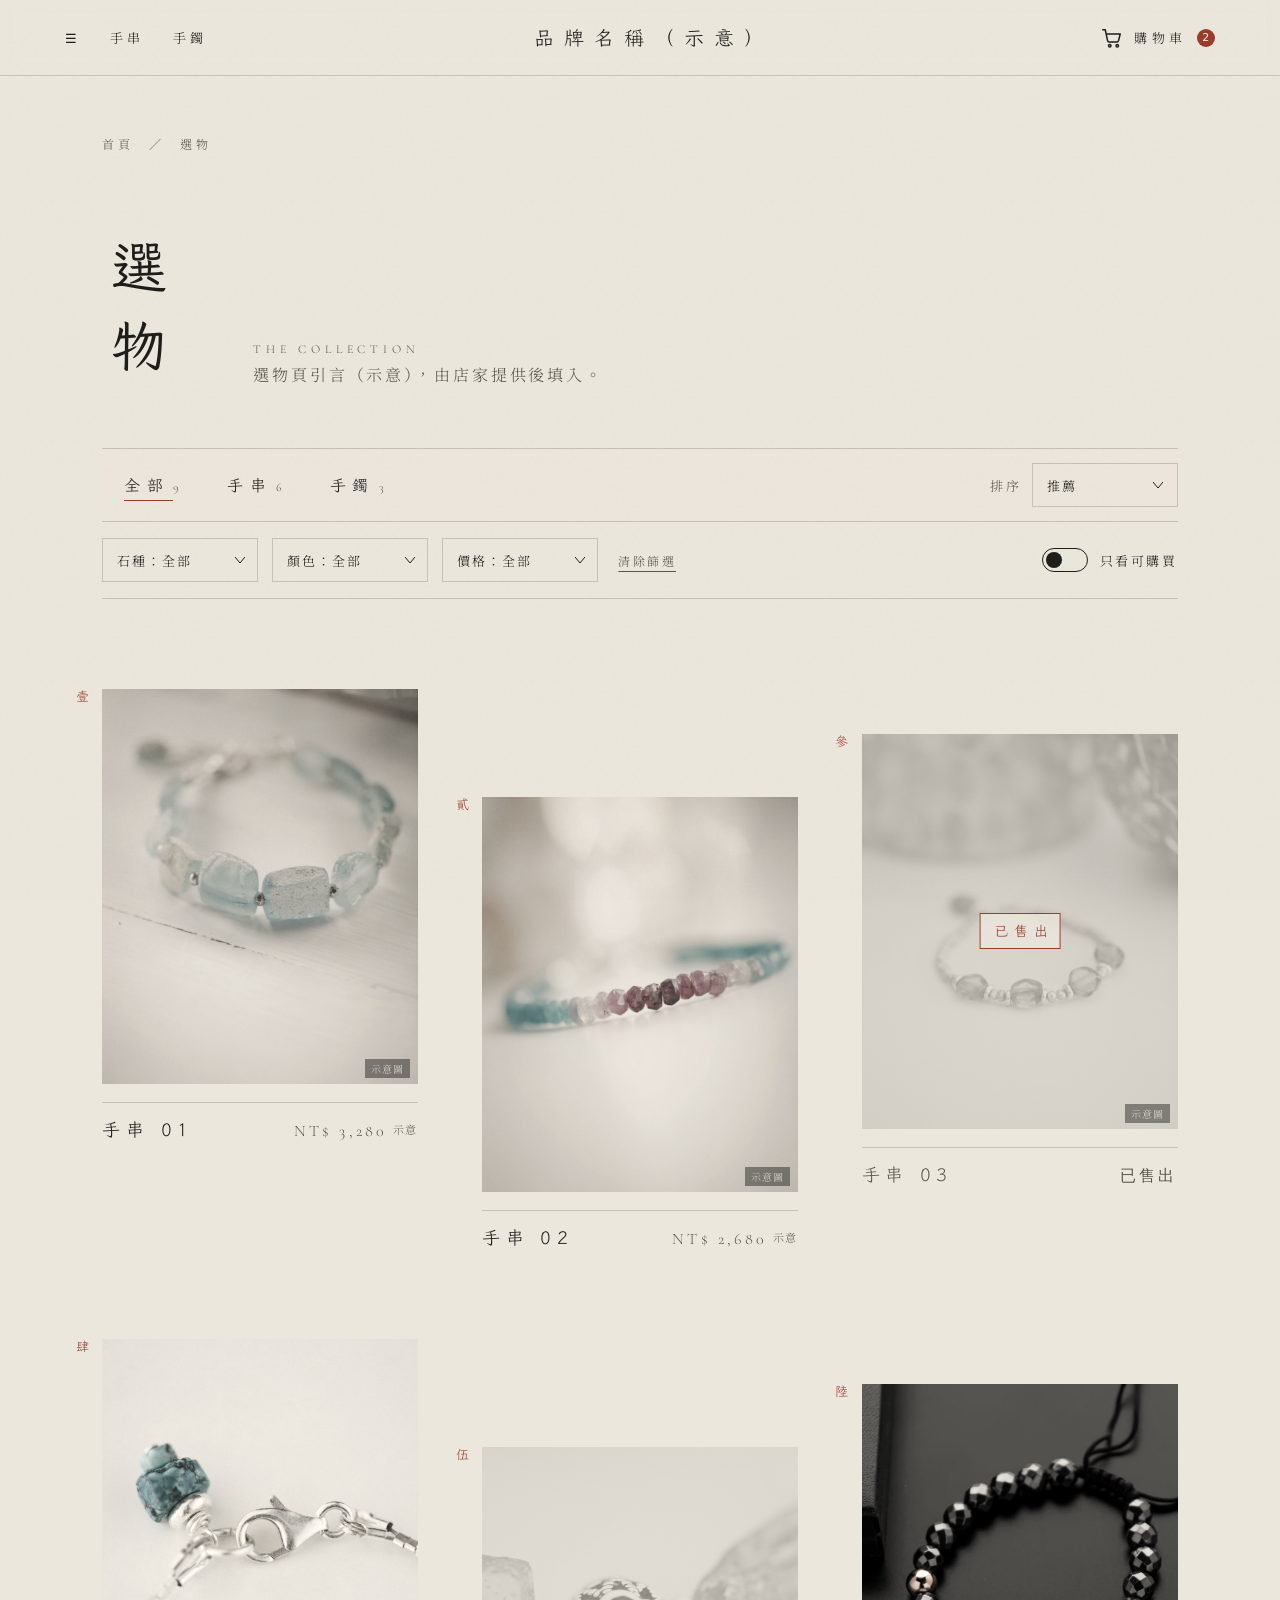
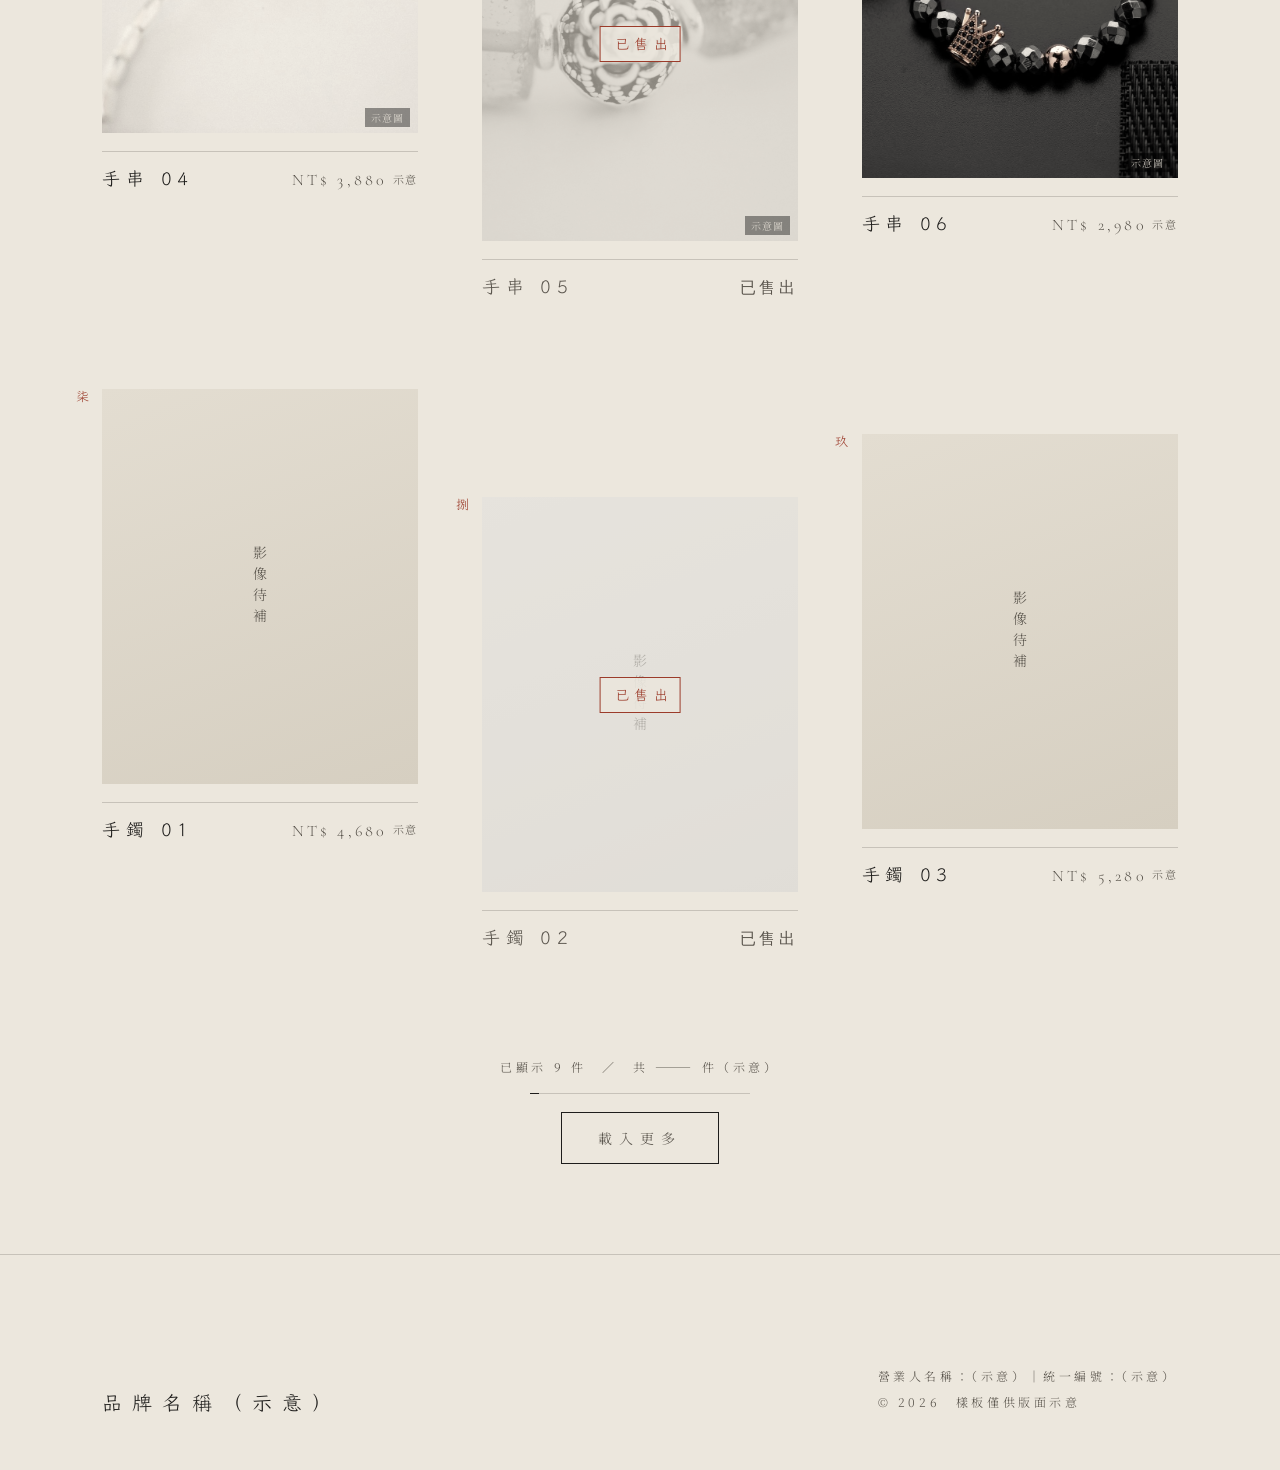
<file: list.html>
<!doctype html><html lang="zh-Hant"><head><meta charset="utf-8"><meta name="viewport" content="width=device-width,initial-scale=1"><title>選物｜品牌名稱（示意）</title>
<link href="https://fonts.googleapis.com/css2?family=LXGW+WenKai+TC:wght@300;400&family=Noto+Serif+TC:wght@200;300;500&family=Cormorant+Garamond:ital,wght@0,300;1,300&display=swap" rel="stylesheet"><link rel="stylesheet" href="zen.css"><style>.lh{display:grid;grid-template-columns:auto 1fr;gap:6vw;padding:8vh 8vw 6vh;align-items:end}
.lh h1{writing-mode:vertical-rl;font-family:var(--wk);font-weight:400;font-size:clamp(40px,4.4vw,64px);letter-spacing:.4em;margin:0}
.lh p{color:var(--ash);letter-spacing:.18em;line-height:2.4;max-width:26em;margin:0}
.bar{display:flex;justify-content:space-between;align-items:center;flex-wrap:wrap;gap:16px;margin:0 8vw;padding:14px 0;border-top:1px solid var(--ln);border-bottom:1px solid var(--ln);position:sticky;top:76px;background:rgba(236,231,221,.92);backdrop-filter:blur(8px);z-index:5}
.tabs{display:flex;gap:4px}.tabs button{min-height:44px;padding:0 22px;border:0;background:none;letter-spacing:.4em;cursor:pointer;font-family:var(--wk);font-size:16px;position:relative}
.tabs button.on:after{content:"";position:absolute;left:22px;right:calc(22px + .4em);bottom:6px;height:1px;background:var(--seal)}
.tabs .c{font-family:var(--en);font-size:12px;color:var(--ash);letter-spacing:0;margin-left:4px}
.sort{display:flex;align-items:center;gap:10px;font-size:13px;letter-spacing:.2em;color:var(--ash)}
.sort select{min-height:44px;border:1px solid var(--ln);background:transparent;padding:0 36px 0 14px;font:inherit;color:var(--ink);letter-spacing:.2em;appearance:none;background:url("data:image/svg+xml,%3Csvg xmlns='http://www.w3.org/2000/svg' width='10' height='6'%3E%3Cpath d='M0 0l5 6 5-6' fill='none' stroke='%231e1d1b'/%3E%3C/svg%3E") no-repeat right 14px center}
.grid{display:grid;grid-template-columns:repeat(3,1fr);gap:10vh 5vw;padding:10vh 8vw 0}
.card{position:relative;display:block}.card .fr{aspect-ratio:4/5}.card .fr .pic{height:100%}.card.c1{margin-top:12vh}.card.c2{margin-top:5vh}
.card .info{display:flex;justify-content:space-between;align-items:baseline;margin-top:18px;border-top:1px solid var(--ln);padding-top:14px}
.card .no{position:absolute;left:-28px;top:0;writing-mode:vertical-rl;font-family:var(--wk);color:var(--seal);font-size:13px;letter-spacing:.3em}
.card .nm{font-size:18px}
.card.sold .pic img,.card.sold .void{opacity:.38;filter:grayscale(1)}.card.sold .nm{color:var(--ash)}.card .fr{position:relative}
.sl{position:absolute;left:50%;top:50%;transform:translate(-50%,-50%);border:1px solid var(--seal);color:var(--seal);background:rgba(236,231,221,.85);font-family:var(--wk);letter-spacing:.4em;padding:8px 6px 8px 14px;font-size:14px;z-index:4}
.flt{display:flex;flex-wrap:wrap;gap:10px 14px;align-items:center;margin:0 8vw;padding:16px 0;border-bottom:1px solid var(--ln)}
.flt select{min-height:44px;border:1px solid var(--ln);padding:0 34px 0 14px;font:inherit;font-size:13px;color:var(--ink);letter-spacing:.15em;appearance:none;background:url("data:image/svg+xml,%3Csvg xmlns='http://www.w3.org/2000/svg' width='10' height='6'%3E%3Cpath d='M0 0l5 6 5-6' fill='none' stroke='%231e1d1b'/%3E%3C/svg%3E") no-repeat right 12px center}
.sw{display:inline-flex;align-items:center;gap:12px;min-height:44px;cursor:pointer;font-size:13px;letter-spacing:.2em;margin-left:auto}.sw input{position:absolute;opacity:0}.sw i{width:46px;height:24px;border:1px solid var(--ink);border-radius:12px;position:relative;transition:.3s}.sw i:after{content:"";position:absolute;left:3px;top:3px;width:16px;height:16px;border-radius:50%;background:var(--ink);transition:.3s}.sw input:checked+i{background:var(--ink)}.sw input:checked+i:after{left:25px;background:var(--rice)}
.clr{min-height:44px;background:none;border:0;font-size:12px;letter-spacing:.2em;color:var(--ash);cursor:pointer;text-decoration:underline;text-underline-offset:5px}
.more{display:flex;flex-direction:column;align-items:center;gap:18px;padding:12vh 0 0;color:var(--ash);font-size:12px;letter-spacing:.3em}.more .ln{width:220px;height:1px;background:var(--ln);position:relative}.more .ln:after{content:"";position:absolute;left:0;top:0;height:1px;width:4%;background:var(--ink)}
.note{text-align:center;padding:12vh 8vw 0;color:var(--ash);letter-spacing:.3em;font-size:13px}
.flt .sel{display:contents}@media(max-width:760px){.flt{margin:0 6vw;gap:8px}.flt select{flex:1 1 calc(50% - 4px);min-width:0;font-size:12px;letter-spacing:.05em}.sw{margin-left:0}.lh{grid-template-columns:auto 1fr;padding:6vh 6vw 4vh;gap:8vw}.lh h1{font-size:34px}.bar{margin:0 6vw;top:76px}.tabs button{padding:0 12px;font-size:15px;letter-spacing:.2em}.tabs button.on:after{left:12px;right:12px}.sort span{display:none}
.grid{grid-template-columns:1fr 1fr;gap:7vh 5vw;padding:6vh 6vw 0}.card.c1{margin-top:6vh}.card.c2{margin-top:0}.card:nth-child(even){margin-top:6vh}.card:nth-child(odd){margin-top:0}.card .no{display:none}.card .nm{font-size:15px;letter-spacing:.15em}.card .pr{font-size:13px;letter-spacing:.05em}}
/* mobile filter sheet */
.fbtn,.chips,.sheet,.fscrim{display:none}
@media(max-width:760px){.sort,.flt{display:none}.bar{flex-wrap:nowrap;gap:8px}.tabs{gap:0}.tabs button{padding:0 10px}.tabs button.on:after{left:10px;right:10px}.tabs .c{font-size:13px}.lh .en{font-size:13px!important}.more,.note{font-size:13px}
.fbtn{display:inline-flex;align-items:center;gap:6px;flex:none;min-height:44px;padding:0 10px;border:1px solid var(--ln);background:none;font-size:13px;letter-spacing:.1em;cursor:pointer;white-space:nowrap}
.fc{min-width:18px;height:18px;border-radius:9px;background:var(--ink);color:var(--rice);font:500 11px/18px system-ui,-apple-system,sans-serif;text-align:center;padding:0 5px;letter-spacing:0}.fc[hidden]{display:none}.fbtn .fc{min-width:20px;height:20px;border-radius:10px;font-size:13px;line-height:20px}
.chips{display:flex;flex-wrap:wrap;gap:8px;margin:12px 6vw 0}.chips:empty{display:none}
.chip{display:inline-flex;align-items:center;gap:8px;min-height:44px;padding:0 14px;border:1px solid var(--ink);border-radius:22px;background:none;font-size:13px;letter-spacing:.1em;cursor:pointer}.chip b{font-weight:300;font-size:16px;line-height:1}
.fscrim{display:block;position:fixed;inset:0;background:rgba(16,15,13,.45);opacity:0;pointer-events:none;transition:opacity .4s;z-index:70}
.sheet{display:flex;flex-direction:column;position:fixed;left:0;right:0;bottom:0;max-height:88vh;background:var(--rice);z-index:71;box-shadow:0 -20px 50px rgba(0,0,0,.18);transform:translateY(100%);visibility:hidden;transition:transform .5s cubic-bezier(.2,.7,.2,1),visibility 0s .5s}
body.fopen{overflow:hidden}body.fopen .fscrim{opacity:1;pointer-events:auto}body.fopen .sheet{transform:none;visibility:visible;transition:transform .5s cubic-bezier(.2,.7,.2,1)}
.shd{display:flex;justify-content:space-between;align-items:center;padding:8px 4vw 8px 6vw;border-bottom:1px solid var(--ln)}.shd h2{font-family:var(--wk);font-weight:400;font-size:18px;letter-spacing:.3em;margin:0}
.sheet .x{width:44px;height:44px;border:0;background:none;font-size:22px;cursor:pointer}
.sbd{overflow:auto;padding:16px 6vw;display:grid;gap:16px}
.fld{display:grid;gap:6px;font-size:13px;letter-spacing:.2em;color:var(--ash)}
.fld select{width:100%;min-height:48px;border:1px solid var(--ln);padding:0 34px 0 14px;font:inherit;font-size:14px;color:var(--ink);letter-spacing:.1em;appearance:none;background:url("data:image/svg+xml,%3Csvg xmlns='http://www.w3.org/2000/svg' width='10' height='6'%3E%3Cpath d='M0 0l5 6 5-6' fill='none' stroke='%231e1d1b'/%3E%3C/svg%3E") no-repeat right 14px center}
.sheet .sw{margin-left:0;font-size:14px}.sheet .sw input:focus-visible+i{outline:2px solid var(--ink);outline-offset:3px}
.sft{display:grid;grid-template-columns:1fr 2fr;gap:10px;padding:12px 6vw calc(12px + env(safe-area-inset-bottom));border-top:1px solid var(--ln)}.sft .btn{padding:0 12px;letter-spacing:.25em}}
</style></head><body>
<header><nav><a href="list.html" aria-label="選單">☰</a><a class="h" href="list.html#s">手串</a><a class="h" href="list.html#b">手鐲</a></nav><a class="logo" href="index.html">品牌名稱（示意）</a><nav><a class="cartlink" href="cart.html" aria-label="購物車，2 件商品"><span class="cico"><svg viewBox="0 0 24 24" width="24" height="24" fill="none" stroke="currentColor" stroke-width="1.5" stroke-linecap="round" stroke-linejoin="round" aria-hidden="true" focusable="false"><path d="M2.75 3.75h2.5l2.3 10.9a1.6 1.6 0 0 0 1.6 1.3h7.8a1.6 1.6 0 0 0 1.55-1.2l1.75-6.85H6.1"/><circle cx="9.75" cy="19.75" r="1.25"/><circle cx="17.25" cy="19.75" r="1.25"/></svg><span id="bagn" class="badge">2</span></span><span class="ct">購物車</span></a></nav></header><div class="crumb"><a href="index.html">首頁</a>　／　選物</div>
<div class="lh rv"><h1>選物</h1><div><div class="en" style="font-family:var(--en);letter-spacing:.4em;font-size:12px;color:var(--ash)">THE COLLECTION</div><p>選物頁引言（示意），由店家提供後填入。</p></div></div>
<div class="bar"><div class="tabs" role="tablist"><button class="on" data-f="all">全部<span class="c">9</span></button><button data-f="s">手串<span class="c">6</span></button><button data-f="b">手鐲<span class="c">3</span></button></div><button class="fbtn" type="button" aria-haspopup="dialog" aria-expanded="false" aria-controls="fsheet"><svg viewBox="0 0 24 24" width="18" height="18" fill="none" stroke="currentColor" stroke-width="1.5" stroke-linecap="round" aria-hidden="true" focusable="false"><path d="M4 7h10M18 7h2M4 17h4M12 17h8"/><circle cx="16" cy="7" r="2"/><circle cx="10" cy="17" r="2"/></svg>篩選・排序<span class="fc" hidden></span></button>
<label class="sort"><span>排序</span><select aria-label="排序" data-fk="sort"><option>推薦</option><option>最新上架</option><option>價格：低至高</option><option>價格：高至低</option></select></label></div>
<div class="flt"><select aria-label="石種" data-fk="stone"><option>石種：全部</option><option>石種 A（示意）</option><option>石種 B（示意）</option><option>石種 C（示意）</option></select><select aria-label="顏色" data-fk="color"><option>顏色：全部</option><option>顏色 A（示意）</option><option>顏色 B（示意）</option><option>顏色 C（示意）</option></select><select aria-label="價格區間" data-fk="price"><option>價格：全部</option><option>區間 A（示意）</option><option>區間 B（示意）</option><option>區間 C（示意）</option></select><button class="clr" data-fclr>清除篩選</button><label class="sw"><input type="checkbox" id="avail" data-fk="avail"><i></i>只看可購買</label></div>
<div class="chips" aria-label="已套用的篩選條件"></div>
<div class="grid"><a class="card rv c0" data-k="s" href="product.html"><div class="fr"><div class="pic"><img src="assets/bracelet-a.jpg" alt=""><span class="tag">示意圖</span></div></div><div class="info"><span class="nm">手串 01</span><span class="pr" data-p="手串 01">NT$ —</span></div><span class="no">壹</span></a><a class="card rv c1" data-k="s" href="product.html"><div class="fr"><div class="pic"><img src="assets/bracelet-b.jpg" alt=""><span class="tag">示意圖</span></div></div><div class="info"><span class="nm">手串 02</span><span class="pr" data-p="手串 02">NT$ —</span></div><span class="no">貳</span></a><a class="card rv c2 sold" data-k="s" href="product.html?sold=1"><div class="fr"><div class="pic"><img src="assets/bracelet-c.jpg" alt=""><span class="tag">示意圖</span></div><span class="sl">已售出</span></div><div class="info"><span class="nm">手串 03</span><span class="pr">已售出</span></div><span class="no">參</span></a><a class="card rv c0" data-k="s" href="product.html"><div class="fr"><div class="pic"><img src="assets/bracelet-d.jpg" alt=""><span class="tag">示意圖</span></div></div><div class="info"><span class="nm">手串 04</span><span class="pr" data-p="手串 04">NT$ —</span></div><span class="no">肆</span></a><a class="card rv c1 sold" data-k="s" href="product.html?sold=1"><div class="fr"><div class="pic"><img src="assets/detail-beads.jpg" alt=""><span class="tag">示意圖</span></div><span class="sl">已售出</span></div><div class="info"><span class="nm">手串 05</span><span class="pr">已售出</span></div><span class="no">伍</span></a><a class="card rv c2" data-k="s" href="product.html"><div class="fr"><div class="pic"><img src="assets/dark-bracelet.jpg" alt=""><span class="tag">示意圖</span></div></div><div class="info"><span class="nm">手串 06</span><span class="pr" data-p="手串 06">NT$ —</span></div><span class="no">陸</span></a><a class="card rv c0" data-k="b" href="product.html"><div class="fr"><div class="void"><span class="v">影像待補</span></div></div><div class="info"><span class="nm">手鐲 01</span><span class="pr" data-p="手鐲 01">NT$ —</span></div><span class="no">柒</span></a><a class="card rv c1 sold" data-k="b" href="product.html?sold=1"><div class="fr"><div class="void"><span class="v">影像待補</span></div><span class="sl">已售出</span></div><div class="info"><span class="nm">手鐲 02</span><span class="pr">已售出</span></div><span class="no">捌</span></a><a class="card rv c2" data-k="b" href="product.html"><div class="fr"><div class="void"><span class="v">影像待補</span></div></div><div class="info"><span class="nm">手鐲 03</span><span class="pr" data-p="手鐲 03">NT$ —</span></div><span class="no">玖</span></a></div><div class="more"><span>已顯示 9 件　／　共 ——— 件（示意）</span><div class="ln"></div><button class="btn">載入更多</button></div>
<div class="fscrim" data-fclose></div><div class="sheet" id="fsheet" role="dialog" aria-modal="true" aria-labelledby="ftitle"><div class="shd"><h2 id="ftitle">篩選・排序</h2><button class="x" type="button" data-fclose aria-label="關閉篩選">×</button></div><div class="sbd"></div><div class="sft"><button class="btn" type="button" data-fclr>清除</button><button class="btn solid" type="button" data-fclose id="fsee">查看 9 件</button></div></div>
<script>{const T=document.querySelectorAll('.tabs button'),cards=document.querySelectorAll('.card'),S=document.getElementById('fsheet'),FB=document.querySelector('.fbtn'),CH=document.querySelector('.chips');
/* 面板內的控制項由電腦版控制項複製，兩邊以 data-fk 同步 */
const sbd=S.querySelector('.sbd');[['sort','排序'],['stone','石種'],['color','顏色'],['price','價格']].forEach(([k,t])=>{const l=document.createElement('label');l.className='fld';l.innerHTML='<span>'+t+'</span>';const c=document.querySelector('[data-fk="'+k+'"]').cloneNode(true);c.removeAttribute('aria-label');l.append(c);sbd.append(l)});
{const w=document.getElementById('avail').parentNode.cloneNode(true),i=w.querySelector('input');i.id='avail2';sbd.append(w)}
const all=k=>document.querySelectorAll('[data-fk="'+k+'"]'),first=k=>all(k)[0];
const val=k=>{const c=first(k);return c.type=='checkbox'?c.checked:c.selectedIndex},put=(k,v)=>all(k).forEach(c=>c.type=='checkbox'?c.checked=v:c.selectedIndex=v);
const KEYS=['sort','stone','color','price','avail'];
function render(){const k=document.querySelector('.tabs .on').dataset.f,av=val('avail');let n=0;cards.forEach(c=>{const on=(k=='all'||c.dataset.k==k)&&!(av&&c.classList.contains('sold'));c.style.display=on?'':'none';if(on)n++});
document.getElementById('fsee').textContent='查看 '+n+' 件';
const act=KEYS.filter(x=>val(x));const fc=FB.querySelector('.fc');fc.textContent=act.length||'';fc.hidden=!act.length;FB.setAttribute('aria-label','篩選・排序'+(act.length?'，已套用 '+act.length+' 項':''));
CH.innerHTML='';act.forEach(x=>{const c=first(x),t=x=='avail'?'只看可購買':(x=='sort'?'排序：':'')+c.options[c.selectedIndex].text;const b=document.createElement('button');b.type='button';b.className='chip';b.dataset.k=x;b.setAttribute('aria-label','取消「'+t+'」');b.innerHTML=t+'<b aria-hidden="true">×</b>';CH.append(b)})}
function f(k){T.forEach(b=>b.classList.toggle('on',b.dataset.f==k));render()}
T.forEach(b=>b.onclick=()=>f(b.dataset.f));
document.addEventListener('change',e=>{const k=e.target.dataset&&e.target.dataset.fk;if(!k)return;put(k,e.target.type=='checkbox'?e.target.checked:e.target.selectedIndex);render()});
document.querySelectorAll('[data-fclr]').forEach(b=>b.onclick=()=>{KEYS.forEach(k=>put(k,k=='avail'?false:0));render()});
CH.addEventListener('click',e=>{const b=e.target.closest('.chip');if(!b)return;const i=[...CH.children].indexOf(b);put(b.dataset.k,b.dataset.k=='avail'?false:0);render();(CH.children[Math.min(i,CH.children.length-1)]||FB).focus()});
/* 底部面板：開關、焦點 */
const isOpen=()=>document.body.classList.contains('fopen');
function fOpen(){document.body.classList.add('fopen');FB.setAttribute('aria-expanded','true');S.querySelector('.x').focus()}
function fClose(){if(!isOpen())return;document.body.classList.remove('fopen');FB.setAttribute('aria-expanded','false');FB.focus()}
FB.onclick=fOpen;document.querySelectorAll('[data-fclose]').forEach(b=>b.addEventListener('click',fClose));
addEventListener('keydown',e=>{if(!isOpen())return;if(e.key=='Escape')fClose();else if(e.key=='Tab'){const q=[...S.querySelectorAll('button,select,input')],a=q[0],z=q[q.length-1];if(e.shiftKey&&document.activeElement==a){e.preventDefault();z.focus()}else if(!e.shiftKey&&document.activeElement==z){e.preventDefault();a.focus()}}});
matchMedia('(min-width:761px)').addEventListener('change',e=>{if(e.matches)fClose()});
const h=location.hash.slice(1);f(h=='s'||h=='b'?h:'all')}</script><footer><span class="logo" style="color:var(--ink)">品牌名稱（示意）</span><span style="line-height:2.2">營業人名稱：（示意）｜統一編號：（示意）<br>© 2026　樣板僅供版面示意</span></footer>
<div class="scrim" data-close></div><aside class="drawer" role="dialog" aria-modal="true" aria-labelledby="dtitle"><div class="hd"><h3 id="dtitle">購物車（2）</h3><button class="x" data-close aria-label="關閉購物車">×</button></div>
<div class="ok" role="status">已加入購物車</div>
<div class="li"><div class="pic"><img src="assets/bracelet-a.jpg" alt=""><span class="tag">示意圖</span></div><div><div class="nm" style="font-size:17px">手串 01</div><div style="font-size:13px;color:var(--ash);letter-spacing:.15em;line-height:2.2">手圍：<span id="dsz">15 cm</span>　・　<span id="dq">僅此一件</span></div><div class="pr" data-p="手串 01">NT$ —</div></div></div>
<div class="ft"><div class="sum"><span>小計</span><span class="pr" id="dsum">NT$ —</span></div><a class="btn solid" href="cart.html">前往結帳</a><button class="btn" data-close>繼續逛逛</button></div></aside>
<script src="zen.js"></script></body></html>
</file>
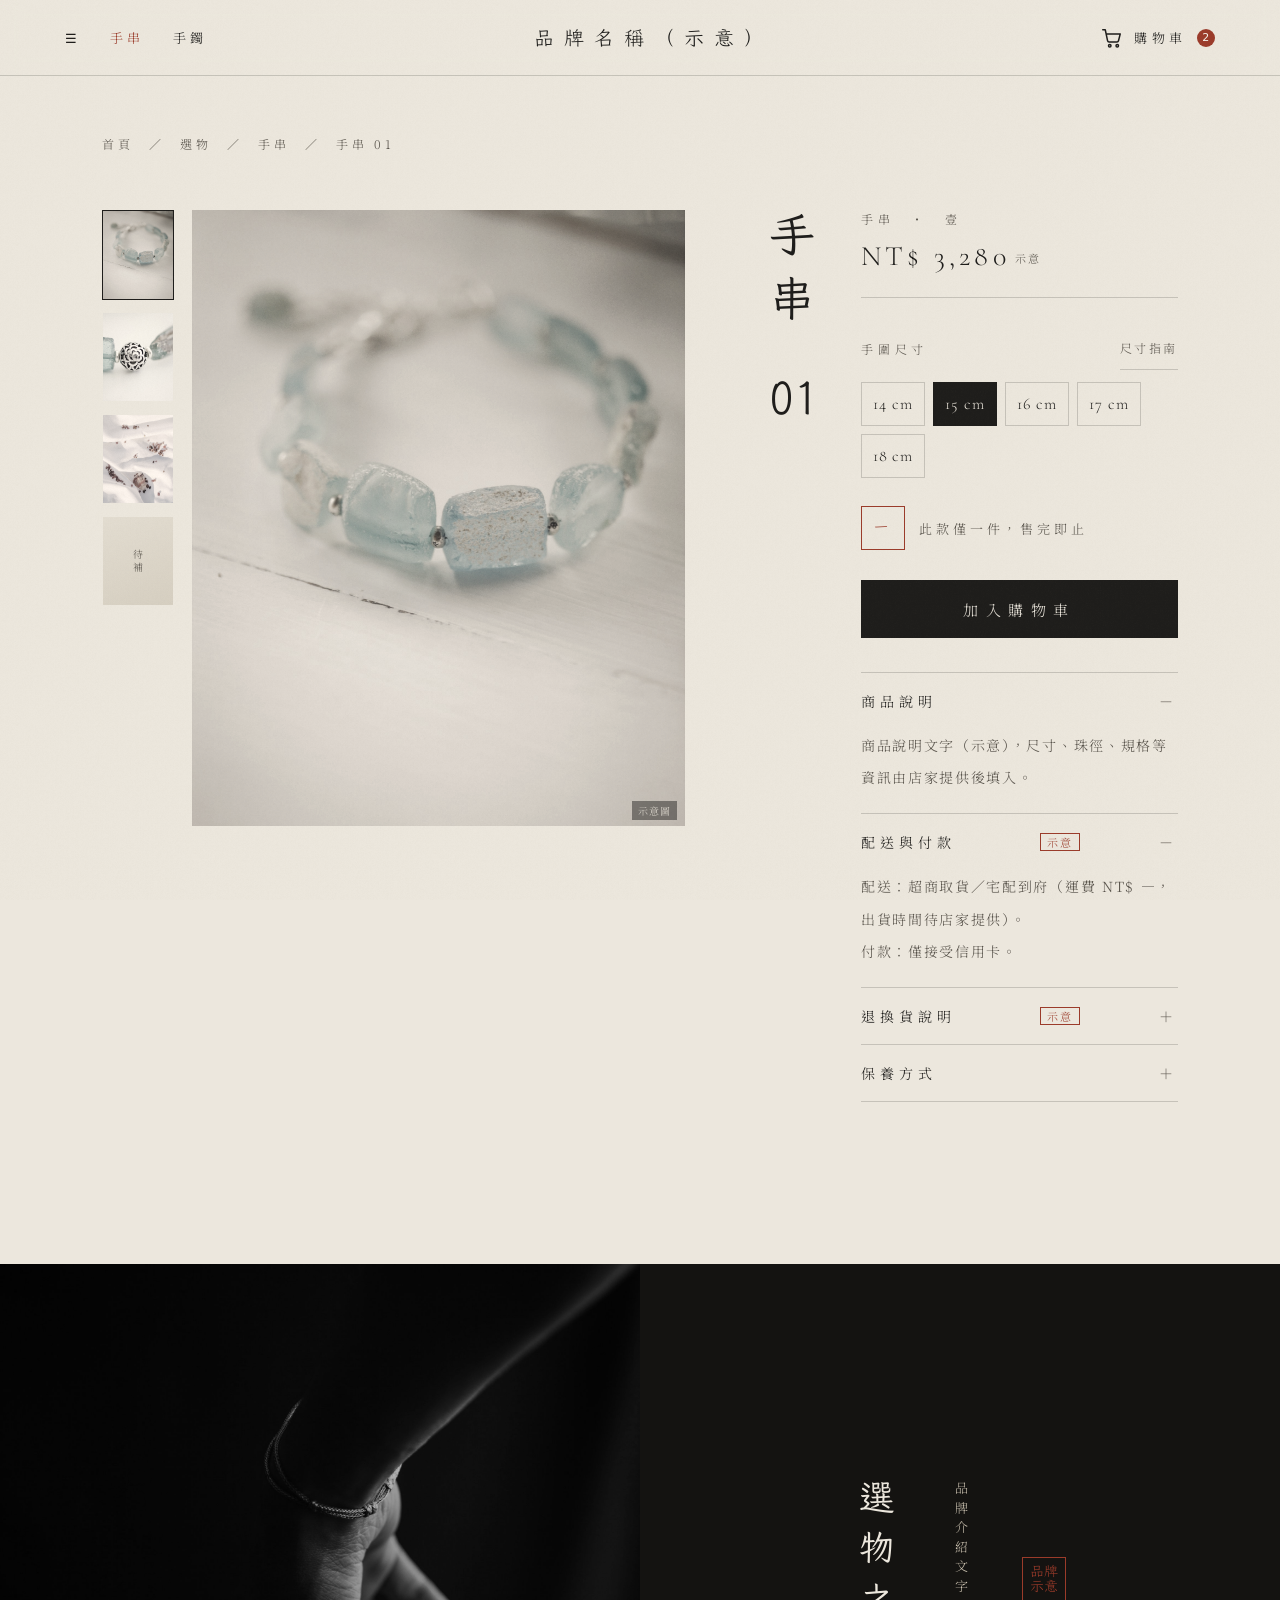
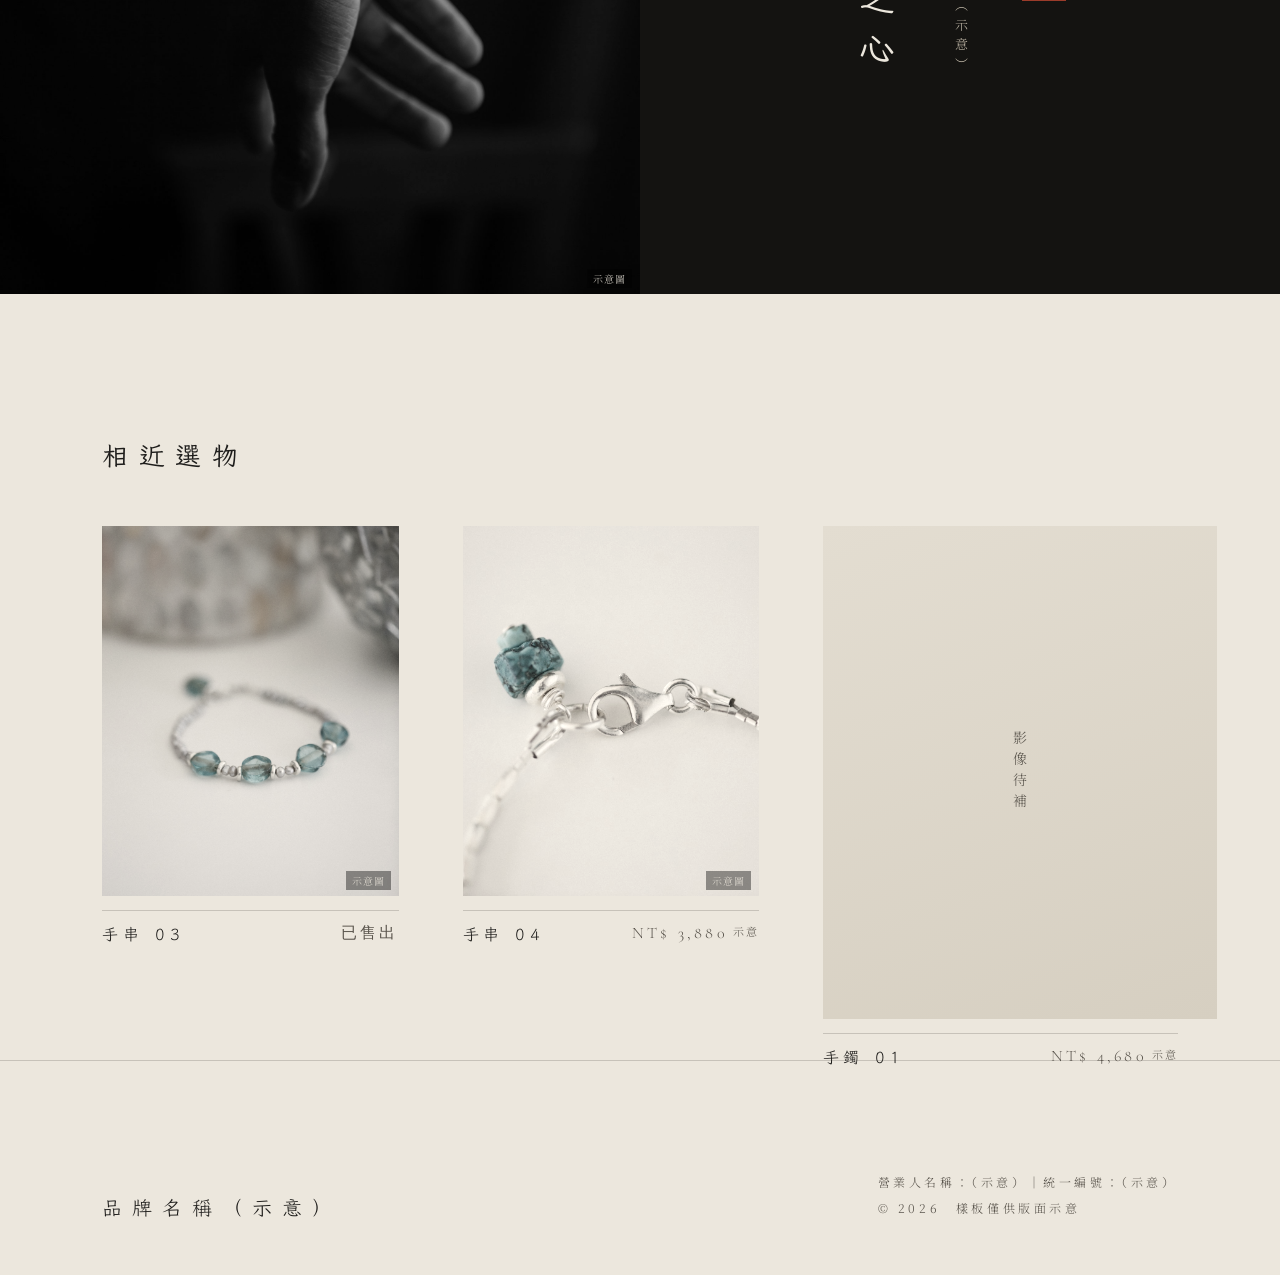
<file: product.html>
<!doctype html><html lang="zh-Hant"><head><meta charset="utf-8"><meta name="viewport" content="width=device-width,initial-scale=1"><title>手串 01｜品牌名稱（示意）</title>
<link href="https://fonts.googleapis.com/css2?family=LXGW+WenKai+TC:wght@300;400&family=Noto+Serif+TC:wght@200;300;500&family=Cormorant+Garamond:ital,wght@0,300;1,300&display=swap" rel="stylesheet"><link rel="stylesheet" href="zen.css"><style>.pd{display:grid;grid-template-columns:7fr 5fr;gap:6vw;padding:5vh 8vw 0;align-items:start}
.gal{display:grid;grid-template-columns:72px 1fr;gap:18px}.thumbs{display:flex;flex-direction:column;gap:12px}.thumbs button{padding:0;border:1px solid transparent;background:none;cursor:pointer;width:72px;height:90px;overflow:hidden}.thumbs button.on{border-color:var(--ink)}.thumbs img{width:100%;height:100%;object-fit:cover;filter:grayscale(.6) sepia(.12)}
.thumbs .void{height:100%}.thumbs .void .v{font-size:10px;letter-spacing:.2em}
.main{aspect-ratio:4/5}.main img{transition:opacity .6s,transform 1.8s}
.buy{position:sticky;top:110px;display:grid;grid-template-columns:auto 1fr;gap:0 3vw}
.buy h1{writing-mode:vertical-rl;font-family:var(--wk);font-weight:400;font-size:clamp(36px,3.6vw,54px);letter-spacing:.4em;margin:0;grid-row:1/9}
.buy .k{font-size:12px;letter-spacing:.4em;color:var(--ash);margin:28px 0 12px}.buy .k:first-of-type{margin-top:0}
.buy .price{font-family:var(--en);font-size:28px;letter-spacing:.15em;padding-bottom:24px;border-bottom:1px solid var(--ln)}
.opt{display:flex;flex-wrap:wrap;gap:8px}.opt button{min-width:64px;min-height:44px;border:1px solid var(--ln);background:none;cursor:pointer;font-family:var(--en);font-size:16px;letter-spacing:.05em}.opt button.on{border-color:var(--ink);background:var(--ink);color:var(--rice)}
.guide{display:inline-flex;min-height:44px;align-items:center;font-size:12px;letter-spacing:.2em;color:var(--ash);border-bottom:1px solid var(--ln)}
.cta{display:grid;grid-template-columns:1fr;gap:10px;margin-top:30px}.cta .btn{width:100%;min-height:58px;font-size:15px}
.one{display:flex;align-items:center;gap:14px;margin-top:28px;font-size:13px;letter-spacing:.3em;color:var(--ash)}
.sb,.soldmsg,.stq{display:none}body.stock .stq{display:block}body.stock .one{display:none}.stq .k{margin-top:28px!important}.row2{display:flex;align-items:center;gap:18px}.left{font-size:13px;letter-spacing:.3em;color:var(--seal)}.qty button:disabled{color:#bdb6aa;cursor:not-allowed;background:none}.sb{font-family:var(--wk);font-size:14px;letter-spacing:.4em;color:var(--seal);border:1px solid var(--seal);padding:2px 10px;vertical-align:middle}
body.sold .sb{display:inline-block}body.sold [data-p]{display:none!important}body.sold .one{display:none}body.sold .soldmsg{display:block;margin-top:28px;font-size:13px;letter-spacing:.2em;color:var(--ash)}body.sold .price{color:var(--ash);text-decoration:none}
body.sold .main img,body.sold .thumbs img{opacity:.4;filter:grayscale(1)}body.sold [data-add]{background:#c9c3b8!important;border-color:#c9c3b8!important;color:#8a847a!important;cursor:not-allowed;pointer-events:none}
.acc{margin-top:34px;border-top:1px solid var(--ln)}.acc details{border-bottom:1px solid var(--ln)}.acc summary{min-height:56px;display:flex;align-items:center;justify-content:space-between;cursor:pointer;list-style:none;letter-spacing:.35em;font-size:14px}.acc summary:after{content:"＋";color:var(--ash)}.acc details[open] summary:after{content:"－"}
.acc p{color:var(--ash);font-size:14px;line-height:2.3;letter-spacing:.12em;margin:0 0 20px}
.mk{display:inline-block;font-size:11px;border:1px solid var(--seal);color:var(--seal);padding:0 6px;letter-spacing:.2em;margin-left:6px}
.story{display:grid;grid-template-columns:1fr 1fr;gap:0;margin:18vh 0 0;background:#141311;color:var(--rice);min-height:70vh}.story .pic{min-height:70vh}.story .pic img{filter:grayscale(1) brightness(.7);position:absolute;inset:0}
.story .tx{display:flex;gap:4vw;align-items:center;justify-content:center;padding:10vh 6vw}.story h2{writing-mode:vertical-rl;font-family:var(--wk);font-weight:400;font-size:clamp(28px,2.8vw,42px);letter-spacing:.4em;margin:0}.story .v{color:#c7bead;height:15em}
.rel{padding:16vh 8vw 0}.rel h2{font-family:var(--wk);font-weight:400;letter-spacing:.4em;font-size:26px;margin:0 0 6vh}.rel .g{display:grid;grid-template-columns:repeat(3,1fr);gap:5vw}.rel .g a .pic,.rel .g a .void{aspect-ratio:4/5}.rel .g .info{display:flex;justify-content:space-between;margin-top:14px;padding-top:12px;border-top:1px solid var(--ln)}.rel .nm{font-size:16px}
@media(max-width:760px){.pd{grid-template-columns:1fr;padding:3vh 6vw 0;gap:6vh}.gal{grid-template-columns:1fr}.thumbs{flex-direction:row;order:2}.thumbs button{width:64px;height:80px}
.buy{position:static;grid-template-columns:1fr}.buy h1{writing-mode:horizontal-tb;grid-row:auto;font-size:32px;margin-bottom:12px}
.story{grid-template-columns:1fr}.story .pic{min-height:50vh}.rel{padding:10vh 6vw 0}.rel .g{grid-template-columns:1fr 1fr}.rel .g a:nth-child(3){display:none}
.sticky{position:fixed;left:0;right:0;bottom:0;z-index:30;display:flex;gap:10px;padding:10px 16px calc(10px + env(safe-area-inset-bottom));background:rgba(236,231,221,.95);border-top:1px solid var(--ln);backdrop-filter:blur(8px);transform:translateY(105%);visibility:hidden;transition:transform .45s cubic-bezier(.2,.7,.2,1),visibility 0s .45s}.sticky .btn{flex:1;min-height:52px}
/* 頁內「加入」按鈕捲出畫面上方後才顯示底部列，此時才加底部留白 */
body.showbar .sticky{transform:none;visibility:visible;transition:transform .45s cubic-bezier(.2,.7,.2,1)}body.showbar{padding-bottom:calc(76px + env(safe-area-inset-bottom))}
.buy .k,.guide{font-size:13px}.mk{font-size:13px}.thumbs .void .v{font-size:13px}body.sold .soldmsg{font-size:14px}}
@media(min-width:761px){.sticky{display:none}}</style></head><body>
<header><nav><a href="list.html" aria-label="選單">☰</a><a class="h on" href="list.html#s">手串</a><a class="h" href="list.html#b">手鐲</a></nav><a class="logo" href="index.html">品牌名稱（示意）</a><nav><a class="cartlink" href="cart.html" aria-label="購物車，2 件商品"><span class="cico"><svg viewBox="0 0 24 24" width="24" height="24" fill="none" stroke="currentColor" stroke-width="1.5" stroke-linecap="round" stroke-linejoin="round" aria-hidden="true" focusable="false"><path d="M2.75 3.75h2.5l2.3 10.9a1.6 1.6 0 0 0 1.6 1.3h7.8a1.6 1.6 0 0 0 1.55-1.2l1.75-6.85H6.1"/><circle cx="9.75" cy="19.75" r="1.25"/><circle cx="17.25" cy="19.75" r="1.25"/></svg><span id="bagn" class="badge">2</span></span><span class="ct">購物車</span></a></nav></header><div class="crumb"><a href="index.html">首頁</a>　／　<a href="list.html">選物</a>　／　<a href="list.html#s">手串</a>　／　手串 01</div>
<div class="pd"><div class="gal rv"><div class="thumbs"><button class="on" data-src="assets/bracelet-a.jpg" aria-label="第1張"><img src="assets/bracelet-a.jpg" alt=""></button><button class="" data-src="assets/detail-beads.jpg" aria-label="第2張"><img src="assets/detail-beads.jpg" alt=""></button><button class="" data-src="assets/stones-fabric.jpg" aria-label="第3張"><img src="assets/stones-fabric.jpg" alt=""></button><button aria-label="第4張"><div class="void"><span class="v">待補</span></div></button></div><div class="pic main"><img id="mainimg" src="assets/bracelet-a.jpg" alt=""><span class="tag">示意圖</span></div></div>
<div class="buy rv"><h1>手串 <span style="text-combine-upright:all">01</span></h1>
<div><div class="k">手串　・　壹</div><div class="price"><span data-p="手串 01">NT$ —</span><span class="sb">已售出</span></div>
<div class="k" style="margin-top:28px;display:flex;justify-content:space-between;align-items:center"><span>手圍尺寸</span><a class="guide" href="#">尺寸指南</a></div>
<div class="opt"><button>14 cm</button><button class="on">15 cm</button><button>16 cm</button><button>17 cm</button><button>18 cm</button></div>
<div class="one"><span class="seal">一</span><span>此款僅一件，售完即止</span></div><div class="stq"><div class="k">數量</div><div class="row2"><div class="qty" data-max="2"><button data-d="-1" aria-label="減少">−</button><span>1</span><button data-d="1" aria-label="增加">＋</button></div><span class="left">剩 2 件</span></div></div><div class="soldmsg">此件已售出。相近選物請見下方。</div>
<div class="cta"><button class="btn solid" data-add id="addmain">加入購物車</button></div>
<div class="acc"><details open><summary>商品說明</summary><p>商品說明文字（示意），尺寸、珠徑、規格等資訊由店家提供後填入。</p></details>
<details open><summary>配送與付款<span class="mk">示意</span></summary><p>配送：超商取貨／宅配到府（運費 NT$ —，出貨時間待店家提供）。<br>付款：僅接受信用卡。</p></details>
<details><summary>退換貨說明<span class="mk">示意</span></summary><p>退換貨說明佔位文字（示意）：退換期限、條件與流程待店家提供。</p></details>
<details><summary>保養方式</summary><p>保養說明文字（示意）。</p></details></div></div></div></div>
<section class="story"><div class="pic"><img src="assets/dark-hand.jpg" alt=""><span class="tag">示意圖</span></div><div class="tx rv"><h2>選物之心</h2><div class="v">品牌介紹文字（示意）</div><span class="seal">品牌<br>示意</span></div></section>
<div class="rel"><h2 class="rv">相近選物</h2><div class="g">
<a class="rv" href="product.html?sold=1"><div class="pic"><img src="assets/bracelet-c.jpg" alt=""><span class="tag">示意圖</span></div><div class="info"><span class="nm">手串 03</span><span class="pr">已售出</span></div></a>
<a class="rv" href="product.html"><div class="pic"><img src="assets/bracelet-d.jpg" alt=""><span class="tag">示意圖</span></div><div class="info"><span class="nm">手串 04</span><span class="pr" data-p="手串 04">NT$ —</span></div></a>
<a class="rv" href="product.html"><div class="void"><span class="v">影像待補</span></div><div class="info"><span class="nm">手鐲 01</span><span class="pr" data-p="手鐲 01">NT$ —</span></div></a></div></div>
<div class="sticky"><div class="pr" data-p="手串 01" style="align-self:center;font-size:18px;min-width:84px">NT$ —</div><button class="btn solid" data-add>加入購物車</button></div>
<script>if(location.search.includes('stock=2')){document.body.classList.add('stock')}
if(location.search.includes('sold')){document.body.classList.add('sold');document.querySelectorAll('[data-add]').forEach(b=>{b.disabled=true;b.textContent='已售出'})}
{const a=document.getElementById('addmain'),f=()=>document.body.classList.toggle('showbar',a.getBoundingClientRect().bottom<76);addEventListener('scroll',f,{passive:true});addEventListener('resize',f);f()}
document.querySelectorAll('.thumbs button[data-src]').forEach(b=>b.onclick=()=>{document.querySelectorAll('.thumbs button').forEach(x=>x.classList.remove('on'));b.classList.add('on');const m=document.getElementById('mainimg');m.style.opacity=0;setTimeout(()=>{m.src=b.dataset.src;m.style.opacity=1},300)})</script><footer><span class="logo" style="color:var(--ink)">品牌名稱（示意）</span><span style="line-height:2.2">營業人名稱：（示意）｜統一編號：（示意）<br>© 2026　樣板僅供版面示意</span></footer>
<div class="scrim" data-close></div><aside class="drawer" role="dialog" aria-modal="true" aria-labelledby="dtitle"><div class="hd"><h3 id="dtitle">購物車（2）</h3><button class="x" data-close aria-label="關閉購物車">×</button></div>
<div class="ok" role="status">已加入購物車</div>
<div class="li"><div class="pic"><img src="assets/bracelet-a.jpg" alt=""><span class="tag">示意圖</span></div><div><div class="nm" style="font-size:17px">手串 01</div><div style="font-size:13px;color:var(--ash);letter-spacing:.15em;line-height:2.2">手圍：<span id="dsz">15 cm</span>　・　<span id="dq">僅此一件</span></div><div class="pr" data-p="手串 01">NT$ —</div></div></div>
<div class="ft"><div class="sum"><span>小計</span><span class="pr" id="dsum">NT$ —</span></div><a class="btn solid" href="cart.html">前往結帳</a><button class="btn" data-close>繼續逛逛</button></div></aside>
<script src="zen.js"></script></body></html>
</file>
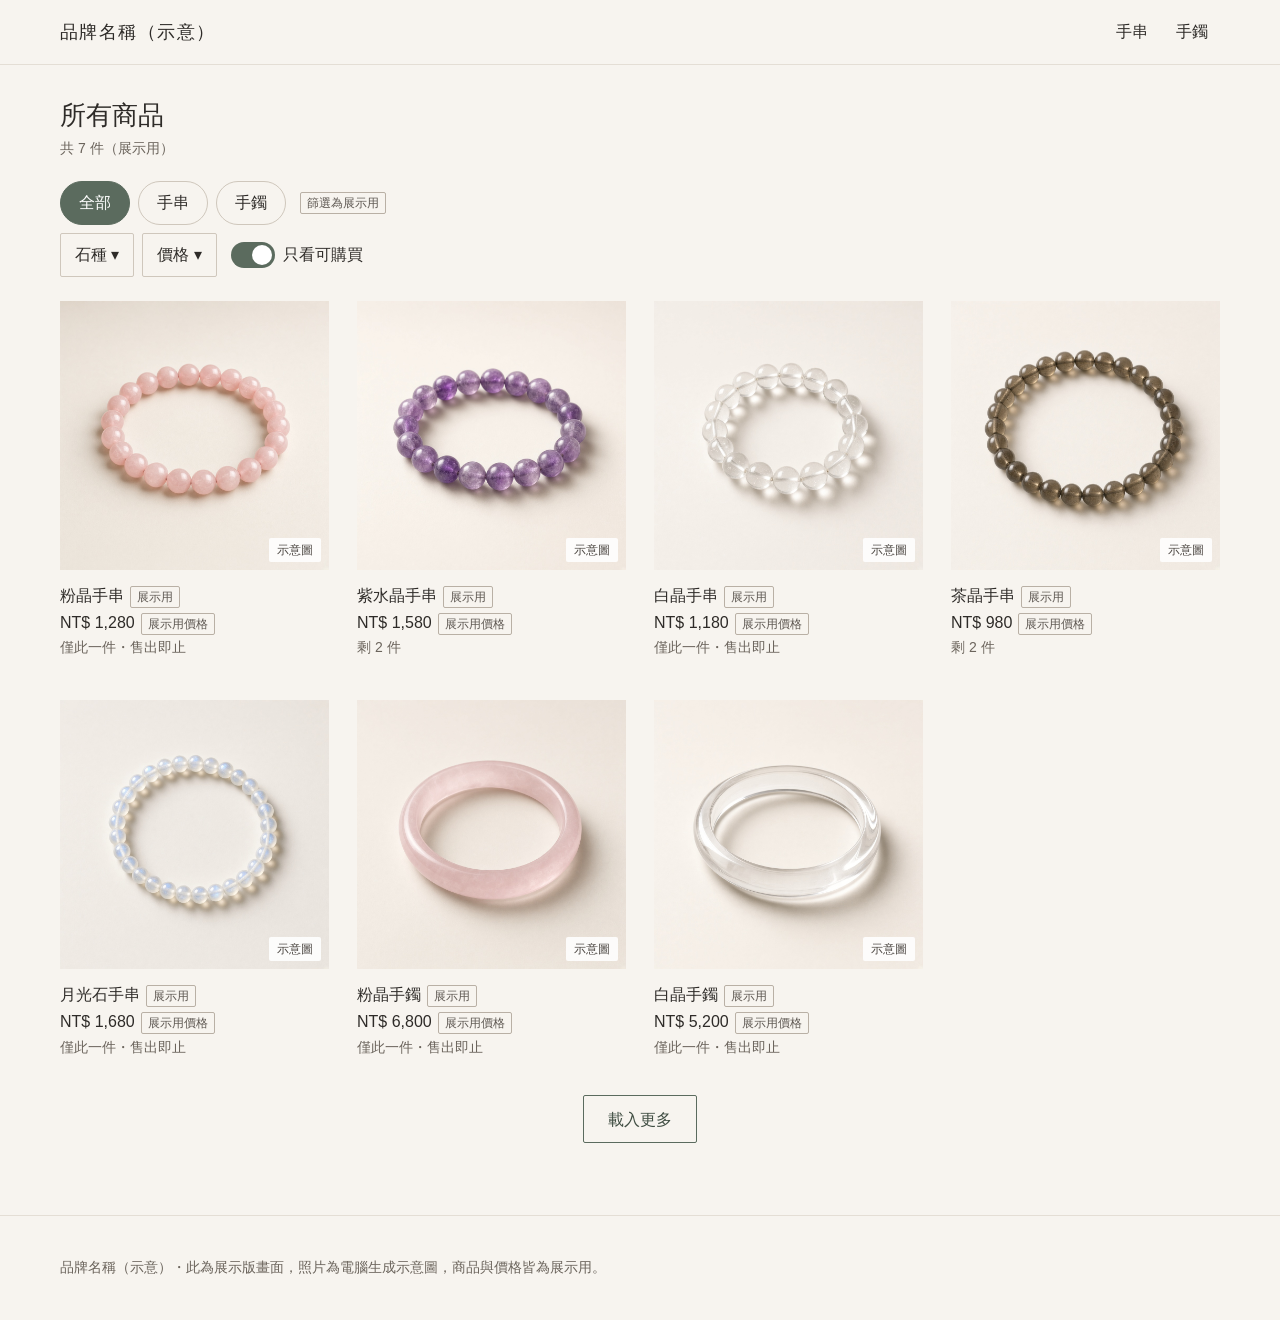
<file: old-beige/list.html>
<!doctype html><html lang="zh-Hant"><meta charset="utf-8"><meta name="viewport" content="width=device-width"><title>商品列表</title><style>*{box-sizing:border-box;margin:0}body{font-family:'Noto Sans CJK TC','Noto Sans TC',sans-serif;background:#F7F4EF;color:#2E2B28;font-size:16px;line-height:1.7}
a{color:inherit;text-decoration:none}.wrap{max-width:1200px;margin:0 auto;padding:0 20px}
header{border-bottom:1px solid #E4DED5;background:#F7F4EF}header .wrap{display:flex;align-items:center;justify-content:space-between;min-height:64px}
.brand{font-size:18px;letter-spacing:.08em;font-weight:500}nav{display:flex;gap:4px}nav a{min-height:44px;min-width:44px;padding:0 12px;display:flex;align-items:center;font-size:16px}
.ph{position:relative;overflow:hidden;background:#EFEBE4}.ph img{display:block;width:100%;height:100%;object-fit:cover}
.tag{position:absolute;right:8px;bottom:8px;background:rgba(255,255,255,.88);color:#4A4540;font-size:12px;padding:2px 8px;border-radius:2px}
.demo{display:inline-block;font-size:12px;color:#5E5852;border:1px solid #B9B0A5;border-radius:2px;padding:0 6px;margin-left:6px;vertical-align:middle;line-height:20px;font-weight:400}
.btn{display:inline-flex;align-items:center;justify-content:center;min-height:52px;padding:0 32px;background:#5B6B5E;color:#fff;font-size:17px;letter-spacing:.06em;border-radius:2px}
.btn2{display:inline-flex;align-items:center;justify-content:center;min-height:48px;padding:0 24px;border:1px solid #5B6B5E;color:#3F4D42;font-size:16px;border-radius:2px}
.muted{color:#6B645C}h2{font-size:22px;font-weight:500;letter-spacing:.04em}
.grid{display:grid;grid-template-columns:1fr 1fr;gap:28px 14px}@media(min-width:900px){.grid{grid-template-columns:repeat(4,1fr);gap:40px 28px}}
.card .ph{aspect-ratio:1}.card .nm{margin-top:12px;font-size:16px}.card .pr{font-size:16px;font-weight:500}.card .st{font-size:14px;color:#6B645C}
footer{margin-top:72px;padding:40px 0;border-top:1px solid #E4DED5;font-size:14px;color:#6B645C}</style><body><header><div class="wrap"><a class="brand" href="index.html" style="min-height:44px;display:flex;align-items:center">品牌名稱（示意）</a><nav><a href="list.html">手串</a><a href="list.html">手鐲</a></nav></div></header><section class="wrap" style="padding-top:28px"><h1 style="font-size:26px;font-weight:500">所有商品</h1><p class="muted" style="font-size:14px">共 7 件（展示用）</p>
<div style="display:flex;gap:8px;flex-wrap:wrap;align-items:center;margin:20px 0 8px"><a href="list.html" style="min-height:44px;padding:0 18px;display:inline-flex;align-items:center;border:1px solid #5B6B5E;background:#5B6B5E;color:#fff;border-radius:22px;font-size:16px">全部</a><a href="list.html" style="min-height:44px;padding:0 18px;display:inline-flex;align-items:center;border:1px solid #CFC7BC;border-radius:22px;font-size:16px">手串</a><a href="list.html" style="min-height:44px;padding:0 18px;display:inline-flex;align-items:center;border:1px solid #CFC7BC;border-radius:22px;font-size:16px">手鐲</a><span class="demo">篩選為展示用</span></div>
<div style="display:flex;gap:8px;flex-wrap:wrap;margin-bottom:24px"><a style="min-height:44px;padding:0 14px;display:inline-flex;align-items:center;border:1px solid #CFC7BC;border-radius:2px">石種 ▾</a><a style="min-height:44px;padding:0 14px;display:inline-flex;align-items:center;border:1px solid #CFC7BC;border-radius:2px">價格 ▾</a><label style="min-height:44px;padding:0 6px;display:inline-flex;align-items:center;gap:8px"><span style="width:44px;height:26px;border-radius:13px;background:#5B6B5E;position:relative;display:inline-block"><span style="position:absolute;right:3px;top:3px;width:20px;height:20px;border-radius:50%;background:#fff"></span></span>只看可購買</label></div>
<div class="grid"><a class="card" href="product.html"><div class="ph"><img src="photos/p1-rose-quartz.jpg" alt="粉晶手串"><span class="tag">示意圖</span></div><div class="nm">粉晶手串<span class="demo">展示用</span></div><div class="pr">NT$ 1,280<span class="demo">展示用價格</span></div><div class="st">僅此一件・售出即止</div></a><a class="card" href="product.html"><div class="ph"><img src="photos/p2-amethyst.jpg" alt="紫水晶手串"><span class="tag">示意圖</span></div><div class="nm">紫水晶手串<span class="demo">展示用</span></div><div class="pr">NT$ 1,580<span class="demo">展示用價格</span></div><div class="st">剩 2 件</div></a><a class="card" href="product.html"><div class="ph"><img src="photos/p3-clear-quartz.jpg" alt="白晶手串"><span class="tag">示意圖</span></div><div class="nm">白晶手串<span class="demo">展示用</span></div><div class="pr">NT$ 1,180<span class="demo">展示用價格</span></div><div class="st">僅此一件・售出即止</div></a><a class="card" href="product.html"><div class="ph"><img src="photos/p4-smoky-quartz.jpg" alt="茶晶手串"><span class="tag">示意圖</span></div><div class="nm">茶晶手串<span class="demo">展示用</span></div><div class="pr">NT$ 980<span class="demo">展示用價格</span></div><div class="st">剩 2 件</div></a><a class="card" href="product.html"><div class="ph"><img src="photos/p5-moonstone.jpg" alt="月光石手串"><span class="tag">示意圖</span></div><div class="nm">月光石手串<span class="demo">展示用</span></div><div class="pr">NT$ 1,680<span class="demo">展示用價格</span></div><div class="st">僅此一件・售出即止</div></a><a class="card" href="product.html"><div class="ph"><img src="photos/p6-rose-quartz-bangle.jpg" alt="粉晶手鐲"><span class="tag">示意圖</span></div><div class="nm">粉晶手鐲<span class="demo">展示用</span></div><div class="pr">NT$ 6,800<span class="demo">展示用價格</span></div><div class="st">僅此一件・售出即止</div></a><a class="card" href="product.html"><div class="ph"><img src="photos/p7-clear-quartz-bangle.jpg" alt="白晶手鐲"><span class="tag">示意圖</span></div><div class="nm">白晶手鐲<span class="demo">展示用</span></div><div class="pr">NT$ 5,200<span class="demo">展示用價格</span></div><div class="st">僅此一件・售出即止</div></a></div><div style="text-align:center;margin-top:36px"><a class="btn2" href="#">載入更多</a></div></section><footer><div class="wrap">品牌名稱（示意）・此為展示版畫面，照片為電腦生成示意圖，商品與價格皆為展示用。</div></footer></body></html>
</file>
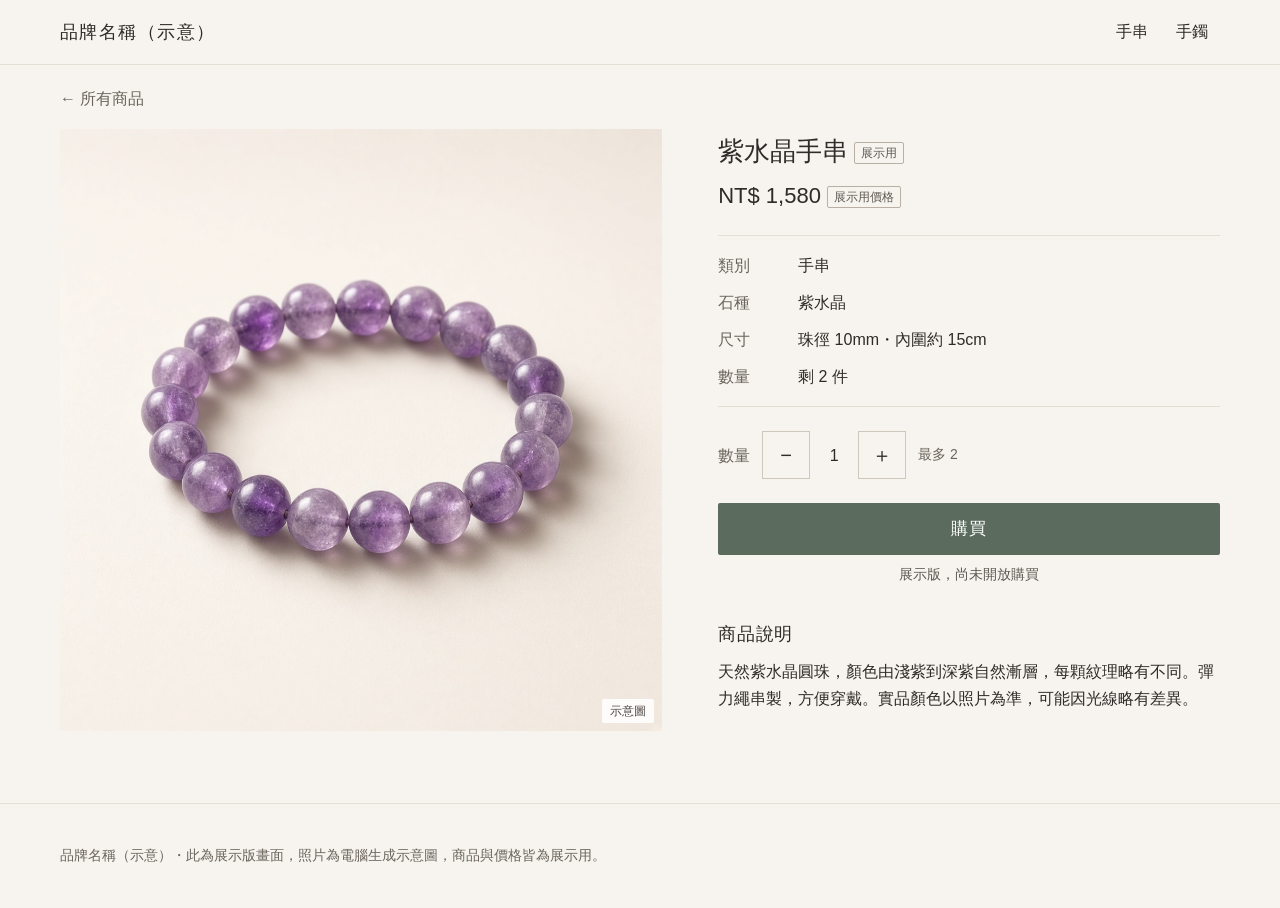
<file: old-beige/product.html>
<!doctype html><html lang="zh-Hant"><meta charset="utf-8"><meta name="viewport" content="width=device-width"><title>商品頁</title><style>*{box-sizing:border-box;margin:0}body{font-family:'Noto Sans CJK TC','Noto Sans TC',sans-serif;background:#F7F4EF;color:#2E2B28;font-size:16px;line-height:1.7}
a{color:inherit;text-decoration:none}.wrap{max-width:1200px;margin:0 auto;padding:0 20px}
header{border-bottom:1px solid #E4DED5;background:#F7F4EF}header .wrap{display:flex;align-items:center;justify-content:space-between;min-height:64px}
.brand{font-size:18px;letter-spacing:.08em;font-weight:500}nav{display:flex;gap:4px}nav a{min-height:44px;min-width:44px;padding:0 12px;display:flex;align-items:center;font-size:16px}
.ph{position:relative;overflow:hidden;background:#EFEBE4}.ph img{display:block;width:100%;height:100%;object-fit:cover}
.tag{position:absolute;right:8px;bottom:8px;background:rgba(255,255,255,.88);color:#4A4540;font-size:12px;padding:2px 8px;border-radius:2px}
.demo{display:inline-block;font-size:12px;color:#5E5852;border:1px solid #B9B0A5;border-radius:2px;padding:0 6px;margin-left:6px;vertical-align:middle;line-height:20px;font-weight:400}
.btn{display:inline-flex;align-items:center;justify-content:center;min-height:52px;padding:0 32px;background:#5B6B5E;color:#fff;font-size:17px;letter-spacing:.06em;border-radius:2px}
.btn2{display:inline-flex;align-items:center;justify-content:center;min-height:48px;padding:0 24px;border:1px solid #5B6B5E;color:#3F4D42;font-size:16px;border-radius:2px}
.muted{color:#6B645C}h2{font-size:22px;font-weight:500;letter-spacing:.04em}
.grid{display:grid;grid-template-columns:1fr 1fr;gap:28px 14px}@media(min-width:900px){.grid{grid-template-columns:repeat(4,1fr);gap:40px 28px}}
.card .ph{aspect-ratio:1}.card .nm{margin-top:12px;font-size:16px}.card .pr{font-size:16px;font-weight:500}.card .st{font-size:14px;color:#6B645C}
footer{margin-top:72px;padding:40px 0;border-top:1px solid #E4DED5;font-size:14px;color:#6B645C}</style><body><header><div class="wrap"><a class="brand" href="index.html" style="min-height:44px;display:flex;align-items:center">品牌名稱（示意）</a><nav><a href="list.html">手串</a><a href="list.html">手鐲</a></nav></div></header><section class="wrap" style="padding-top:12px"><a href="list.html" style="min-height:44px;display:inline-flex;align-items:center" class="muted">← 所有商品</a>
<div class="pd" style="display:grid;gap:24px;margin-top:8px"><div class="ph" style="aspect-ratio:1"><img src="photos/p2-amethyst.jpg" alt="紫水晶手串"><span class="tag">示意圖</span></div>
<div><h1 style="font-size:26px;font-weight:500">紫水晶手串<span class="demo">展示用</span></h1><p style="font-size:22px;margin:4px 0 20px">NT$ 1,580<span class="demo">展示用價格</span></p>
<dl style="display:grid;grid-template-columns:5em 1fr;row-gap:10px;border-top:1px solid #E4DED5;border-bottom:1px solid #E4DED5;padding:16px 0"><dt class="muted">類別</dt><dd>手串</dd><dt class="muted">石種</dt><dd>紫水晶</dd><dt class="muted">尺寸</dt><dd>珠徑 10mm・內圍約 15cm</dd><dt class="muted">數量</dt><dd>剩 2 件</dd></dl>
<div style="display:flex;align-items:center;gap:12px;margin:24px 0"><span class="muted">數量</span><a style="width:48px;height:48px;border:1px solid #CFC7BC;display:flex;align-items:center;justify-content:center;font-size:20px">−</a><span style="min-width:24px;text-align:center">1</span><a style="width:48px;height:48px;border:1px solid #CFC7BC;display:flex;align-items:center;justify-content:center;font-size:20px">＋</a><span class="muted" style="font-size:14px">最多 2</span></div>
<a class="btn" href="#" style="width:100%">購買</a><p style="font-size:14px;color:#5E5852;margin-top:8px;text-align:center">展示版，尚未開放購買</p>
<h2 style="font-size:18px;margin:32px 0 8px">商品說明</h2><p>天然紫水晶圓珠，顏色由淺紫到深紫自然漸層，每顆紋理略有不同。彈力繩串製，方便穿戴。實品顏色以照片為準，可能因光線略有差異。</p></div></div></section>
<style>@media(min-width:900px){.pd{grid-template-columns:1.2fr 1fr;gap:56px!important}}</style><footer><div class="wrap">品牌名稱（示意）・此為展示版畫面，照片為電腦生成示意圖，商品與價格皆為展示用。</div></footer></body></html>
</file>
<file: zen.css>
:root{--ink:#1e1d1b;--rice:#ece7dd;--rice2:#e4ded2;--tea:#b9a98c;--ash:#5a554d;--ln:rgba(30,29,27,.18);--seal:#9b3b2a;--wk:'LXGW WenKai TC','Noto Serif TC',serif;--tc:'Noto Serif TC','Noto Serif CJK TC',serif;--en:'Cormorant Garamond',serif}
*{box-sizing:border-box}body{margin:0;background:var(--rice);color:var(--ink);font-family:var(--tc);font-weight:300}
body:before{content:"";position:fixed;inset:0;pointer-events:none;z-index:90;opacity:.6;background:url("data:image/svg+xml,%3Csvg xmlns='http://www.w3.org/2000/svg' width='240' height='240'%3E%3Cfilter id='n'%3E%3CfeTurbulence baseFrequency='.6' numOctaves='4'/%3E%3CfeColorMatrix values='0 0 0 0 .3 0 0 0 0 .27 0 0 0 0 .22 0 0 0 .06 0'/%3E%3C/filter%3E%3Crect width='100%25' height='100%25' filter='url(%23n)'/%3E%3C/svg%3E")}
a{color:inherit;text-decoration:none}button{font:inherit;color:inherit}
.v{writing-mode:vertical-rl;letter-spacing:.5em;font-size:13px;color:var(--ash)}
.tag{position:absolute;right:8px;bottom:6px;z-index:3;font-size:10px;letter-spacing:.1em;color:rgba(236,231,221,.9);background:rgba(0,0,0,.4);padding:2px 6px}
header{position:sticky;top:0;z-index:40;display:flex;justify-content:space-between;align-items:center;padding:0 4vw;height:76px;background:rgba(236,231,221,.88);backdrop-filter:blur(10px);border-bottom:1px solid var(--ln)}
header nav{display:flex}header a,header button{min-height:44px;min-width:44px;display:flex;align-items:center;justify-content:center;padding:0 14px;font-size:13px;letter-spacing:.35em;background:none;border:0;cursor:pointer}
header a.on{color:var(--seal)}
/* 頁首購物車 */
.cartlink{gap:10px}.cico{position:relative;display:inline-flex;width:24px;height:24px;flex:none}.cico svg{display:block}
.badge{position:absolute;top:-7px;right:-10px;min-width:18px;height:18px;padding:0 5px;border-radius:9px;background:var(--seal);color:#f6f2ea;font:500 11px/18px system-ui,-apple-system,sans-serif;letter-spacing:0;text-align:center}.badge[hidden]{display:none}
.badge.bump{animation:bump .45s cubic-bezier(.3,.7,.4,1.4)}@keyframes bump{0%{transform:scale(1)}35%{transform:scale(1.4)}100%{transform:scale(1)}}
@media(prefers-reduced-motion:reduce){.badge.bump{animation:none}}
/* 電腦版：圖示＋「購物車」＋徽章（徽章在字的右側） */
@media(min-width:761px){.cartlink{position:relative;padding-right:42px}.cartlink:has(.badge[hidden]){padding-right:14px}.cartlink .cico{position:static}.cartlink .badge{top:50%;right:14px;margin-top:-9px}}
.logo{font-family:var(--wk);font-size:20px;letter-spacing:.5em}
.seal{display:inline-flex;width:44px;height:44px;border:1px solid var(--seal);color:var(--seal);font-family:var(--wk);font-size:14px;align-items:center;justify-content:center;line-height:1.1;text-align:center;flex:none}
.btn{display:inline-flex;align-items:center;justify-content:center;min-height:52px;padding:0 36px;border:1px solid var(--ink);font-size:14px;letter-spacing:.5em;transition:.6s;background:none;cursor:pointer}
.btn:hover{background:var(--ink);color:var(--rice)}
.btn.solid{background:var(--ink);color:var(--rice)}.btn.solid:hover{background:#3a3833}
.crumb{padding:5vh 8vw 0;font-size:12px;letter-spacing:.3em;color:var(--ash)}.crumb a{display:inline-flex;min-height:44px;align-items:center}
.pic{position:relative;overflow:hidden;background:#d8d1c4}.pic img{width:100%;height:100%;display:block;object-fit:cover;filter:grayscale(.6) sepia(.12);transition:transform 1.8s cubic-bezier(.2,.7,.2,1),filter 1.2s}
a:hover .pic img,.pic:hover img{transform:scale(1.05);filter:grayscale(.2)}
.void{display:flex;align-items:center;justify-content:center;background:linear-gradient(160deg,#e3ddd1,#d6cfc1);position:relative;height:100%}.void .v{font-size:14px;color:var(--ash)}
.nm{font-family:var(--wk);font-size:20px;letter-spacing:.3em}.pr{font-family:var(--en);letter-spacing:.2em;color:var(--ash)}
.qty{display:inline-flex;align-items:center;border:1px solid var(--ln);width:max-content}.qty button{width:44px;height:44px;border:0;background:none;font-size:18px;cursor:pointer}.qty button:hover{background:rgba(185,169,140,.2)}.qty span{width:40px;text-align:center;font-family:var(--en);font-size:18px}
footer{padding:12vh 8vw 6vh;display:flex;justify-content:space-between;align-items:flex-end;color:var(--ash);font-size:12px;letter-spacing:.3em;border-top:1px solid var(--ln);margin-top:10vh}
.rv{opacity:0;filter:blur(6px);transition:opacity 1.6s ease,filter 1.6s ease}.rv.on{opacity:1;filter:none}
/* drawer */
.scrim{position:fixed;inset:0;background:rgba(16,15,13,.45);opacity:0;pointer-events:none;transition:.6s;z-index:60}
.drawer{position:fixed;top:0;right:0;height:100%;width:min(440px,92vw);background:var(--rice);z-index:61;transform:translateX(100%);visibility:hidden;transition:transform .7s cubic-bezier(.2,.7,.2,1),visibility 0s .7s;display:flex;flex-direction:column;}body.dopen .drawer{box-shadow:-30px 0 60px rgba(0,0,0,.18)}
body.dopen .scrim{opacity:1;pointer-events:auto}body.dopen .drawer{transform:none;visibility:visible;transition:transform .7s cubic-bezier(.2,.7,.2,1)}
.drawer .hd{display:flex;justify-content:space-between;align-items:center;padding:22px 28px;border-bottom:1px solid var(--ln)}
.drawer .hd h3{font-family:var(--wk);font-weight:400;letter-spacing:.4em;margin:0;font-size:20px}
.drawer .x{width:44px;height:44px;border:0;background:none;font-size:22px;cursor:pointer}
.drawer .ok{display:flex;align-items:center;gap:12px;padding:22px 28px;color:var(--ink);font-size:14px;letter-spacing:.2em}.drawer .ok svg{flex:none}
.drawer .li{display:grid;grid-template-columns:84px 1fr;gap:18px;padding:0 28px 24px;border-bottom:1px solid var(--ln)}.drawer .li .pic{aspect-ratio:4/5}
.drawer .ft{margin-top:auto;padding:24px 28px;border-top:1px solid var(--ln);display:grid;gap:12px}
.drawer .sum{display:flex;justify-content:space-between;letter-spacing:.3em;font-size:14px;margin-bottom:6px}
@media(max-width:760px){header nav a.h{display:none}.cartlink .ct{display:none}.badge{min-width:20px;height:20px;border-radius:10px;font-size:13px;line-height:20px;top:-8px;right:-11px}.logo{font-size:15px;letter-spacing:.35em}header{padding:0 2vw}.crumb{padding:3vh 6vw 0;font-size:13px}footer{flex-direction:column;align-items:flex-start;gap:20px;font-size:13px}.v{font-size:13px}.tag{font-size:13px}}

/* 示意價旁的小字標註 */
.pn{font-family:var(--tc);font-size:11px;font-weight:300;letter-spacing:.15em;color:var(--ash);margin-left:.5em;vertical-align:.15em}@media(max-width:760px){.pn{font-size:12px}}
</file>
